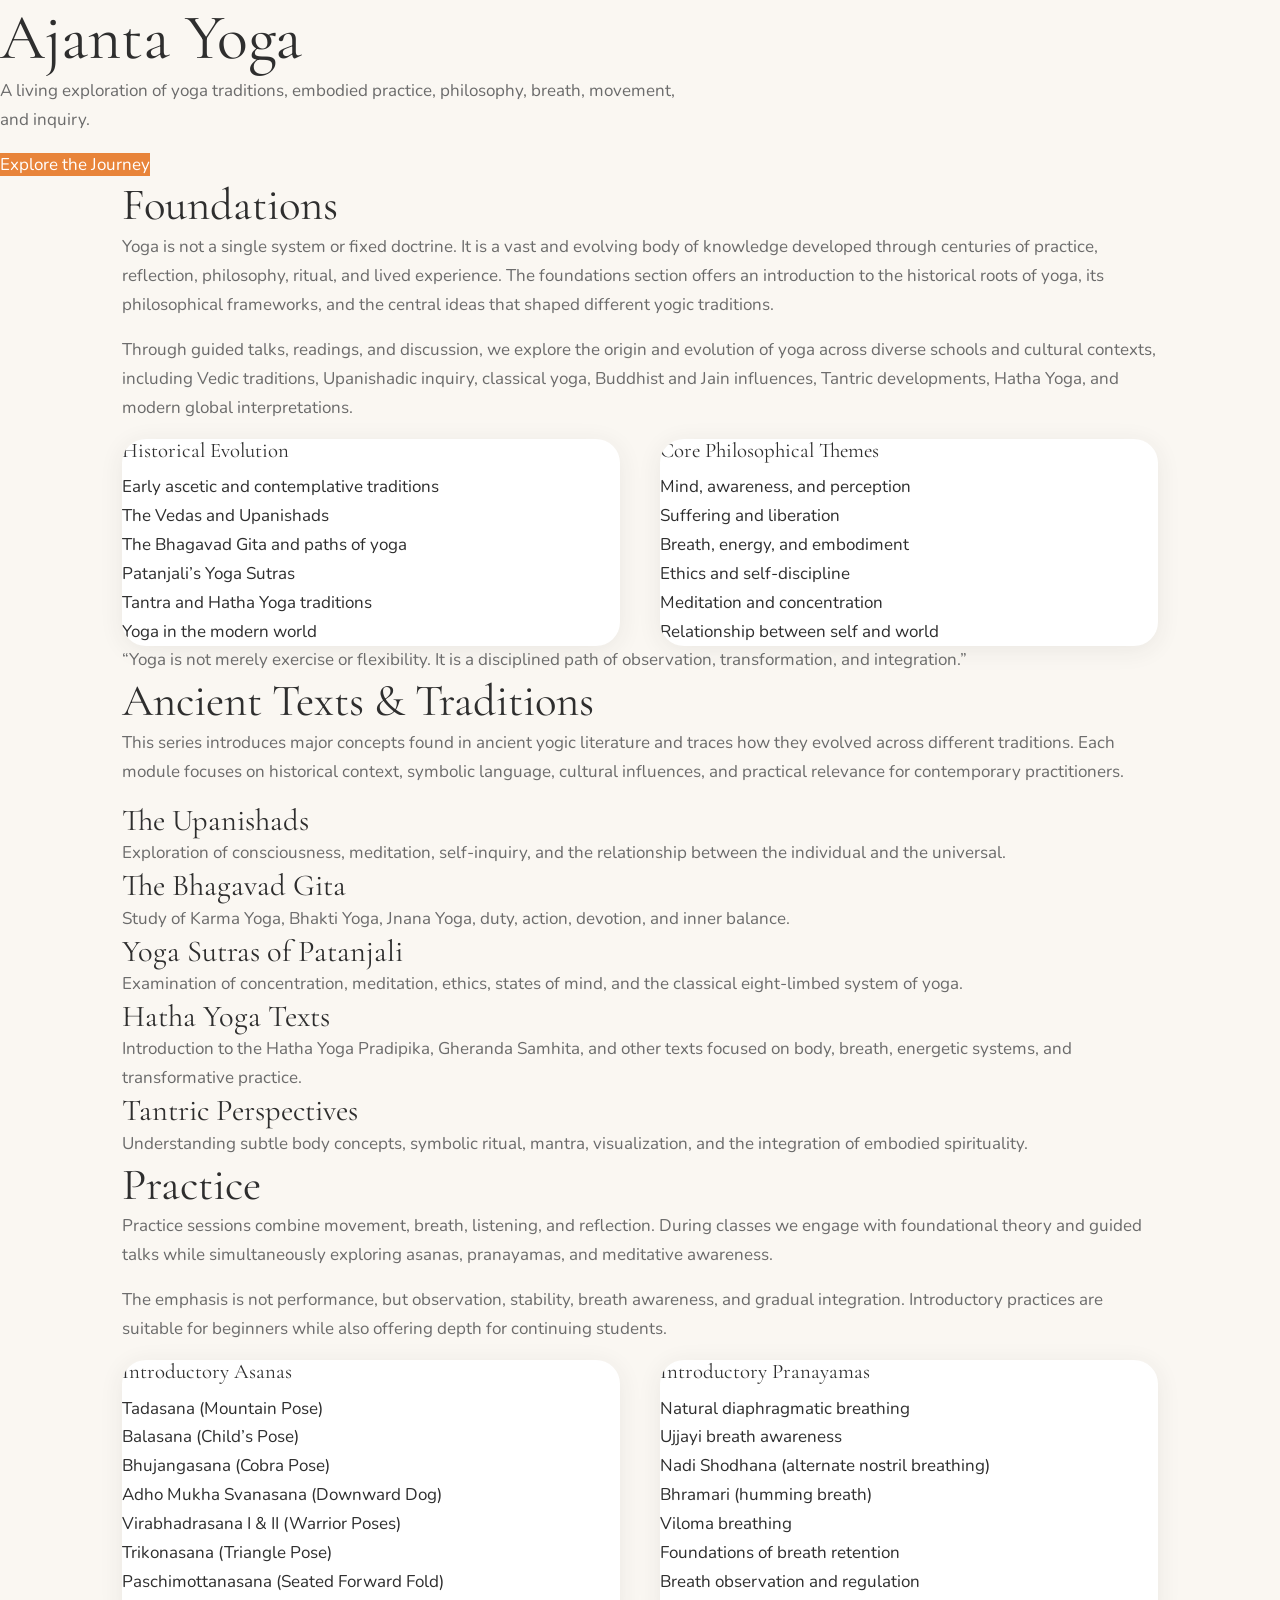
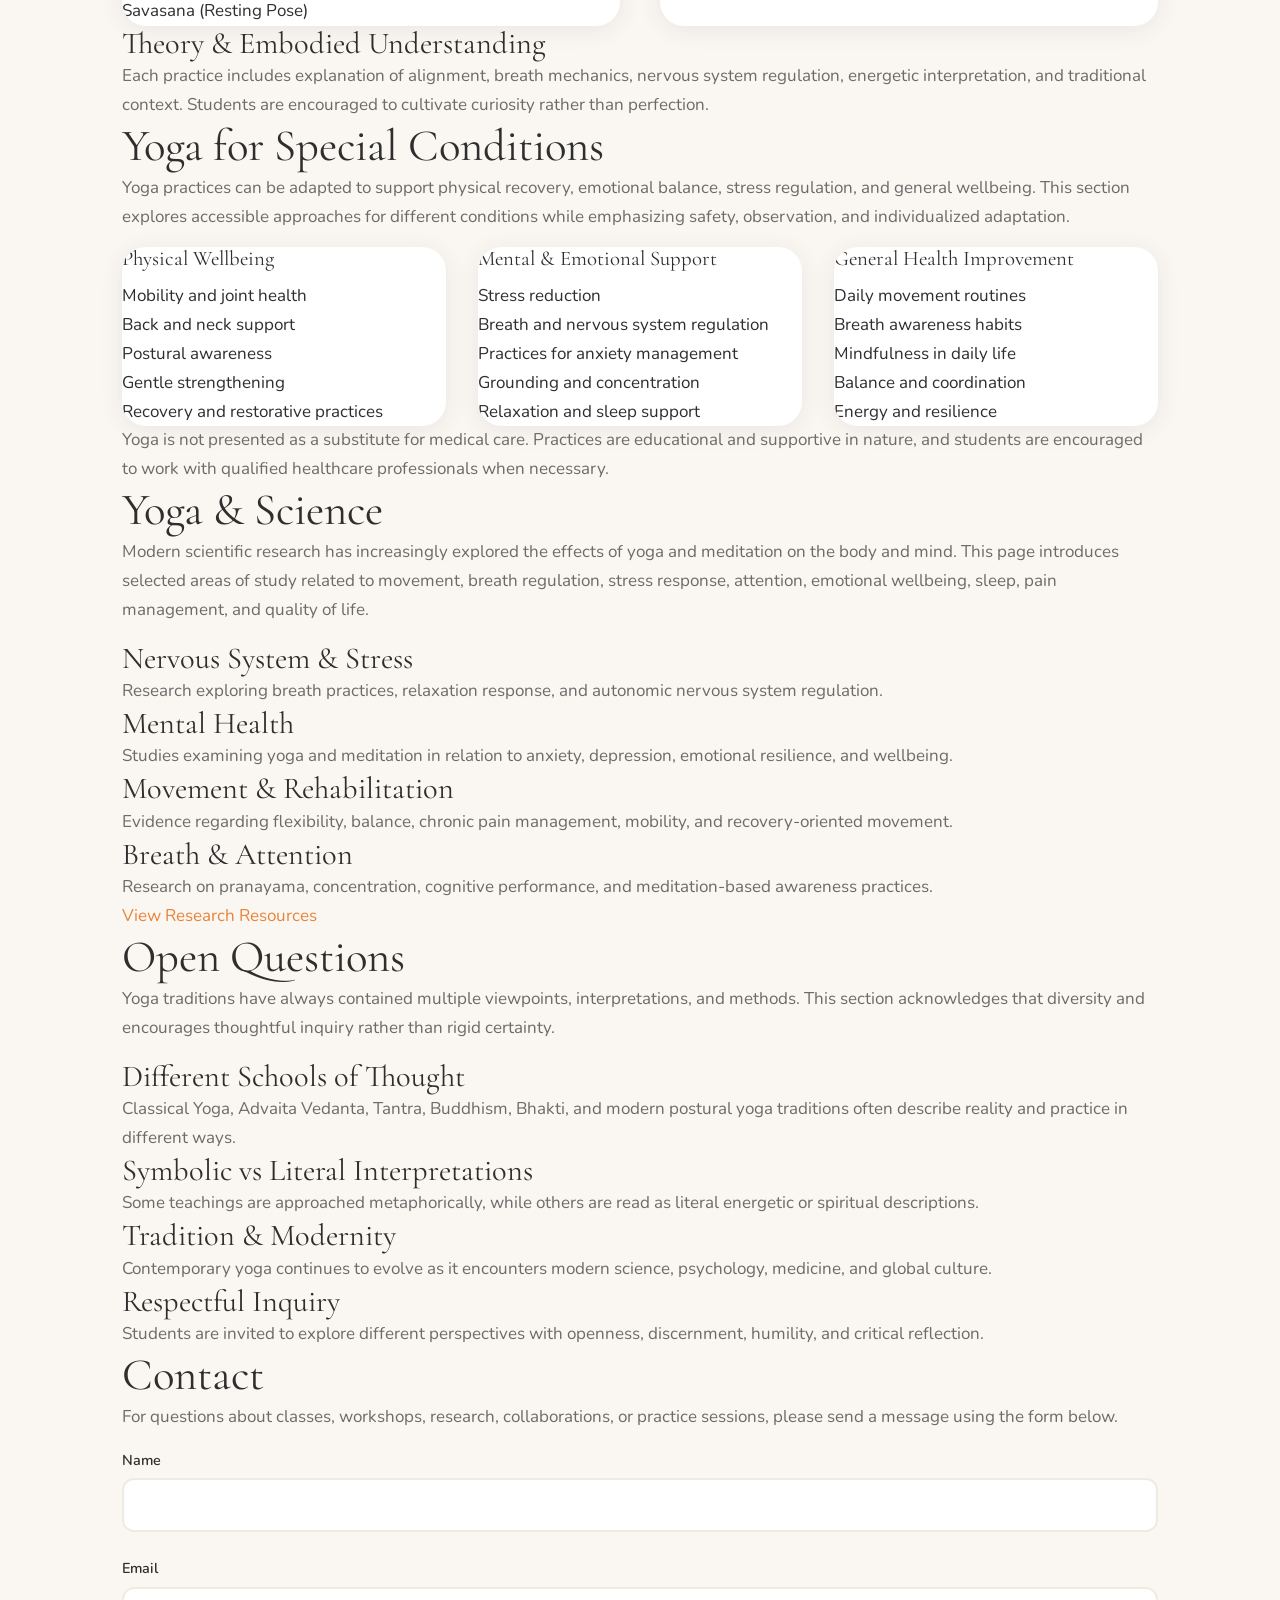
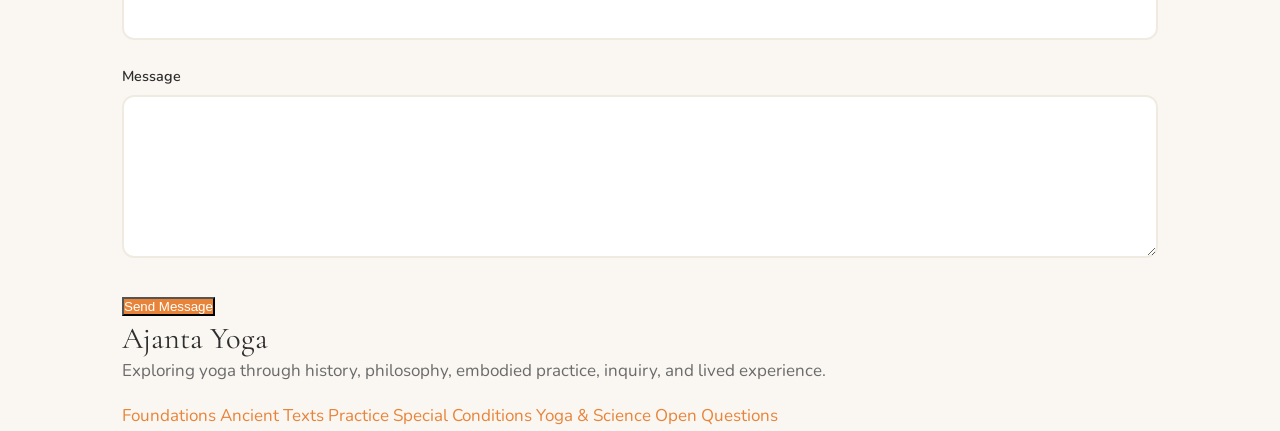
<file: index.html>
<!DOCTYPE html>
<html lang="en">
<head>
  <meta charset="UTF-8" />
  <meta name="viewport" content="width=device-width, initial-scale=1.0" />
  <title>Ajanta Yoga</title>
  <link rel="stylesheet" href="style.css" />
</head>
<body>

  <!-- HERO SECTION -->
  <header class="hero-section">
    <div class="overlay">
      <div class="hero-content">
        <h1>Ajanta Yoga</h1>
        <p>
          A living exploration of yoga traditions, embodied practice,
          philosophy, breath, movement, and inquiry.
        </p>
        <a href="#foundations" class="btn-primary">Explore the Journey</a>
      </div>
    </div>
  </header>


  <!-- FOUNDATIONS SECTION -->
  <section id="foundations" class="content-section light-bg">
    <div class="container">
      <h2>Foundations</h2>

      <p>
        Yoga is not a single system or fixed doctrine. It is a vast and evolving
        body of knowledge developed through centuries of practice, reflection,
        philosophy, ritual, and lived experience. The foundations section offers
        an introduction to the historical roots of yoga, its philosophical
        frameworks, and the central ideas that shaped different yogic
        traditions.
      </p>

      <p>
        Through guided talks, readings, and discussion, we explore the origin
        and evolution of yoga across diverse schools and cultural contexts,
        including Vedic traditions, Upanishadic inquiry, classical yoga,
        Buddhist and Jain influences, Tantric developments, Hatha Yoga, and
        modern global interpretations.
      </p>

      <div class="grid-2">
        <div class="card">
          <h3>Historical Evolution</h3>
          <ul>
            <li>Early ascetic and contemplative traditions</li>
            <li>The Vedas and Upanishads</li>
            <li>The Bhagavad Gita and paths of yoga</li>
            <li>Patanjali’s Yoga Sutras</li>
            <li>Tantra and Hatha Yoga traditions</li>
            <li>Yoga in the modern world</li>
          </ul>
        </div>

        <div class="card">
          <h3>Core Philosophical Themes</h3>
          <ul>
            <li>Mind, awareness, and perception</li>
            <li>Suffering and liberation</li>
            <li>Breath, energy, and embodiment</li>
            <li>Ethics and self-discipline</li>
            <li>Meditation and concentration</li>
            <li>Relationship between self and world</li>
          </ul>
        </div>
      </div>

      <div class="quote-box">
        <p>
          “Yoga is not merely exercise or flexibility. It is a disciplined path
          of observation, transformation, and integration.”
        </p>
      </div>
    </div>
  </section>


  <!-- ROOT TEXTS SERIES -->
  <section id="texts" class="content-section dark-bg">
    <div class="container">
      <h2>Ancient Texts & Traditions</h2>

      <p>
        This series introduces major concepts found in ancient yogic literature
        and traces how they evolved across different traditions. Each module
        focuses on historical context, symbolic language, cultural influences,
        and practical relevance for contemporary practitioners.
      </p>

      <div class="series-list">

        <div class="series-item">
          <h3>The Upanishads</h3>
          <p>
            Exploration of consciousness, meditation, self-inquiry, and the
            relationship between the individual and the universal.
          </p>
        </div>

        <div class="series-item">
          <h3>The Bhagavad Gita</h3>
          <p>
            Study of Karma Yoga, Bhakti Yoga, Jnana Yoga, duty, action,
            devotion, and inner balance.
          </p>
        </div>

        <div class="series-item">
          <h3>Yoga Sutras of Patanjali</h3>
          <p>
            Examination of concentration, meditation, ethics, states of mind,
            and the classical eight-limbed system of yoga.
          </p>
        </div>

        <div class="series-item">
          <h3>Hatha Yoga Texts</h3>
          <p>
            Introduction to the Hatha Yoga Pradipika, Gheranda Samhita, and
            other texts focused on body, breath, energetic systems, and
            transformative practice.
          </p>
        </div>

        <div class="series-item">
          <h3>Tantric Perspectives</h3>
          <p>
            Understanding subtle body concepts, symbolic ritual, mantra,
            visualization, and the integration of embodied spirituality.
          </p>
        </div>

      </div>
    </div>
  </section>


  <!-- PRACTICE SECTION -->
  <section id="practice" class="content-section light-bg">
    <div class="container">
      <h2>Practice</h2>

      <p>
        Practice sessions combine movement, breath, listening, and reflection.
        During classes we engage with foundational theory and guided talks while
        simultaneously exploring asanas, pranayamas, and meditative awareness.
      </p>

      <p>
        The emphasis is not performance, but observation, stability, breath
        awareness, and gradual integration. Introductory practices are suitable
        for beginners while also offering depth for continuing students.
      </p>

      <div class="grid-2">

        <div class="card">
          <h3>Introductory Asanas</h3>
          <ul>
            <li>Tadasana (Mountain Pose)</li>
            <li>Balasana (Child’s Pose)</li>
            <li>Bhujangasana (Cobra Pose)</li>
            <li>Adho Mukha Svanasana (Downward Dog)</li>
            <li>Virabhadrasana I & II (Warrior Poses)</li>
            <li>Trikonasana (Triangle Pose)</li>
            <li>Paschimottanasana (Seated Forward Fold)</li>
            <li>Savasana (Resting Pose)</li>
          </ul>
        </div>

        <div class="card">
          <h3>Introductory Pranayamas</h3>
          <ul>
            <li>Natural diaphragmatic breathing</li>
            <li>Ujjayi breath awareness</li>
            <li>Nadi Shodhana (alternate nostril breathing)</li>
            <li>Bhramari (humming breath)</li>
            <li>Viloma breathing</li>
            <li>Foundations of breath retention</li>
            <li>Breath observation and regulation</li>
          </ul>
        </div>

      </div>

      <div class="practice-note">
        <h3>Theory & Embodied Understanding</h3>
        <p>
          Each practice includes explanation of alignment, breath mechanics,
          nervous system regulation, energetic interpretation, and traditional
          context. Students are encouraged to cultivate curiosity rather than
          perfection.
        </p>
      </div>
    </div>
  </section>


  <!-- YOGA FOR SPECIAL CONDITIONS -->
  <section id="special-conditions" class="content-section muted-bg">
    <div class="container">
      <h2>Yoga for Special Conditions</h2>

      <p>
        Yoga practices can be adapted to support physical recovery, emotional
        balance, stress regulation, and general wellbeing. This section explores
        accessible approaches for different conditions while emphasizing safety,
        observation, and individualized adaptation.
      </p>

      <div class="grid-3">

        <div class="card">
          <h3>Physical Wellbeing</h3>
          <ul>
            <li>Mobility and joint health</li>
            <li>Back and neck support</li>
            <li>Postural awareness</li>
            <li>Gentle strengthening</li>
            <li>Recovery and restorative practices</li>
          </ul>
        </div>

        <div class="card">
          <h3>Mental & Emotional Support</h3>
          <ul>
            <li>Stress reduction</li>
            <li>Breath and nervous system regulation</li>
            <li>Practices for anxiety management</li>
            <li>Grounding and concentration</li>
            <li>Relaxation and sleep support</li>
          </ul>
        </div>

        <div class="card">
          <h3>General Health Improvement</h3>
          <ul>
            <li>Daily movement routines</li>
            <li>Breath awareness habits</li>
            <li>Mindfulness in daily life</li>
            <li>Balance and coordination</li>
            <li>Energy and resilience</li>
          </ul>
        </div>

      </div>

      <p class="small-note">
        Yoga is not presented as a substitute for medical care. Practices are
        educational and supportive in nature, and students are encouraged to
        work with qualified healthcare professionals when necessary.
      </p>
    </div>
  </section>


  <!-- YOGA & SCIENCE -->
  <section id="science" class="content-section light-bg">
    <div class="container">
      <h2>Yoga & Science</h2>

      <p>
        Modern scientific research has increasingly explored the effects of yoga
        and meditation on the body and mind. This page introduces selected areas
        of study related to movement, breath regulation, stress response,
        attention, emotional wellbeing, sleep, pain management, and quality of
        life.
      </p>

      <div class="research-grid">

        <div class="research-card">
          <h3>Nervous System & Stress</h3>
          <p>
            Research exploring breath practices, relaxation response, and
            autonomic nervous system regulation.
          </p>
        </div>

        <div class="research-card">
          <h3>Mental Health</h3>
          <p>
            Studies examining yoga and meditation in relation to anxiety,
            depression, emotional resilience, and wellbeing.
          </p>
        </div>

        <div class="research-card">
          <h3>Movement & Rehabilitation</h3>
          <p>
            Evidence regarding flexibility, balance, chronic pain management,
            mobility, and recovery-oriented movement.
          </p>
        </div>

        <div class="research-card">
          <h3>Breath & Attention</h3>
          <p>
            Research on pranayama, concentration, cognitive performance, and
            meditation-based awareness practices.
          </p>
        </div>

      </div>

      <a href="#" class="btn-secondary">View Research Resources</a>
    </div>
  </section>


  <!-- OPEN QUESTIONS -->
  <section id="open-questions" class="content-section dark-bg">
    <div class="container">
      <h2>Open Questions</h2>

      <p>
        Yoga traditions have always contained multiple viewpoints,
        interpretations, and methods. This section acknowledges that diversity
        and encourages thoughtful inquiry rather than rigid certainty.
      </p>

      <div class="accordion-list">

        <div class="accordion-item">
          <h3>Different Schools of Thought</h3>
          <p>
            Classical Yoga, Advaita Vedanta, Tantra, Buddhism, Bhakti, and
            modern postural yoga traditions often describe reality and practice
            in different ways.
          </p>
        </div>

        <div class="accordion-item">
          <h3>Symbolic vs Literal Interpretations</h3>
          <p>
            Some teachings are approached metaphorically, while others are read
            as literal energetic or spiritual descriptions.
          </p>
        </div>

        <div class="accordion-item">
          <h3>Tradition & Modernity</h3>
          <p>
            Contemporary yoga continues to evolve as it encounters modern
            science, psychology, medicine, and global culture.
          </p>
        </div>

        <div class="accordion-item">
          <h3>Respectful Inquiry</h3>
          <p>
            Students are invited to explore different perspectives with
            openness, discernment, humility, and critical reflection.
          </p>
        </div>

      </div>
    </div>
  </section>


  <!-- FOOTER -->
  <!-- CONTACT SECTION -->
  <section id="contact" class="content-section contact-section">
    <div class="container">
      <h2>Contact</h2>
      <p>
        For questions about classes, workshops, research, collaborations, or
        practice sessions, please send a message using the form below.
      </p>

      <form
        action="https://formspree.io/f/xykovpvd"
        method="POST"
        class="contact-form"
      >
        <div class="form-group">
          <label for="name">Name</label>
          <input type="text" id="name" name="name" required />
        </div>

        <div class="form-group">
          <label for="email">Email</label>
          <input type="email" id="email" name="email" required />
        </div>

        <div class="form-group">
          <label for="message">Message</label>
          <textarea id="message" name="message" rows="6" required></textarea>
        </div>

        <button type="submit" class="btn-primary">Send Message</button>
      </form>
    </div>
  </section>


  <footer class="site-footer">
    <div class="container">
      <h3>Ajanta Yoga</h3>
      <p>
        Exploring yoga through history, philosophy, embodied practice,
        inquiry, and lived experience.
      </p>

      <div class="footer-links">
        <a href="#foundations">Foundations</a>
        <a href="#texts">Ancient Texts</a>
        <a href="#practice">Practice</a>
        <a href="#special-conditions">Special Conditions</a>
        <a href="#science">Yoga & Science</a>
        <a href="#open-questions">Open Questions</a>
      </div>
    </div>
  </footer>

</body>
</html>
</file>
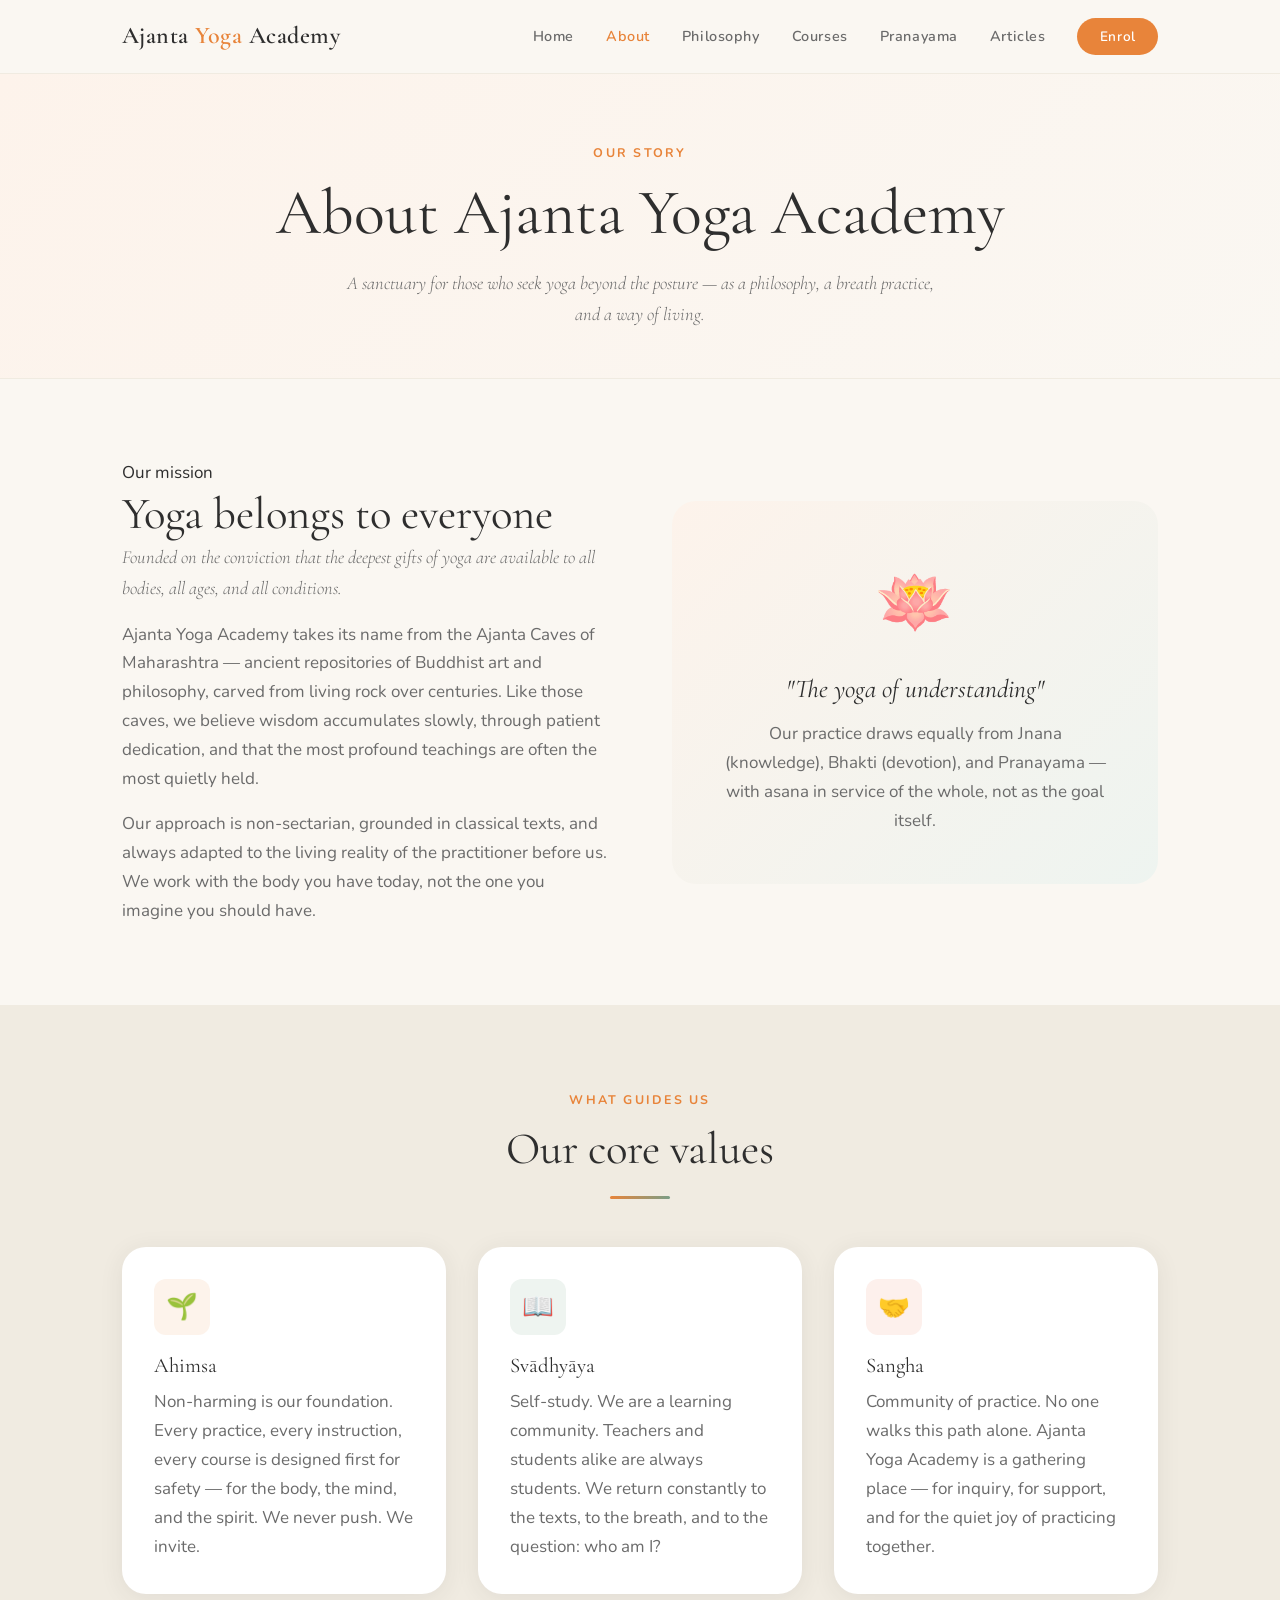
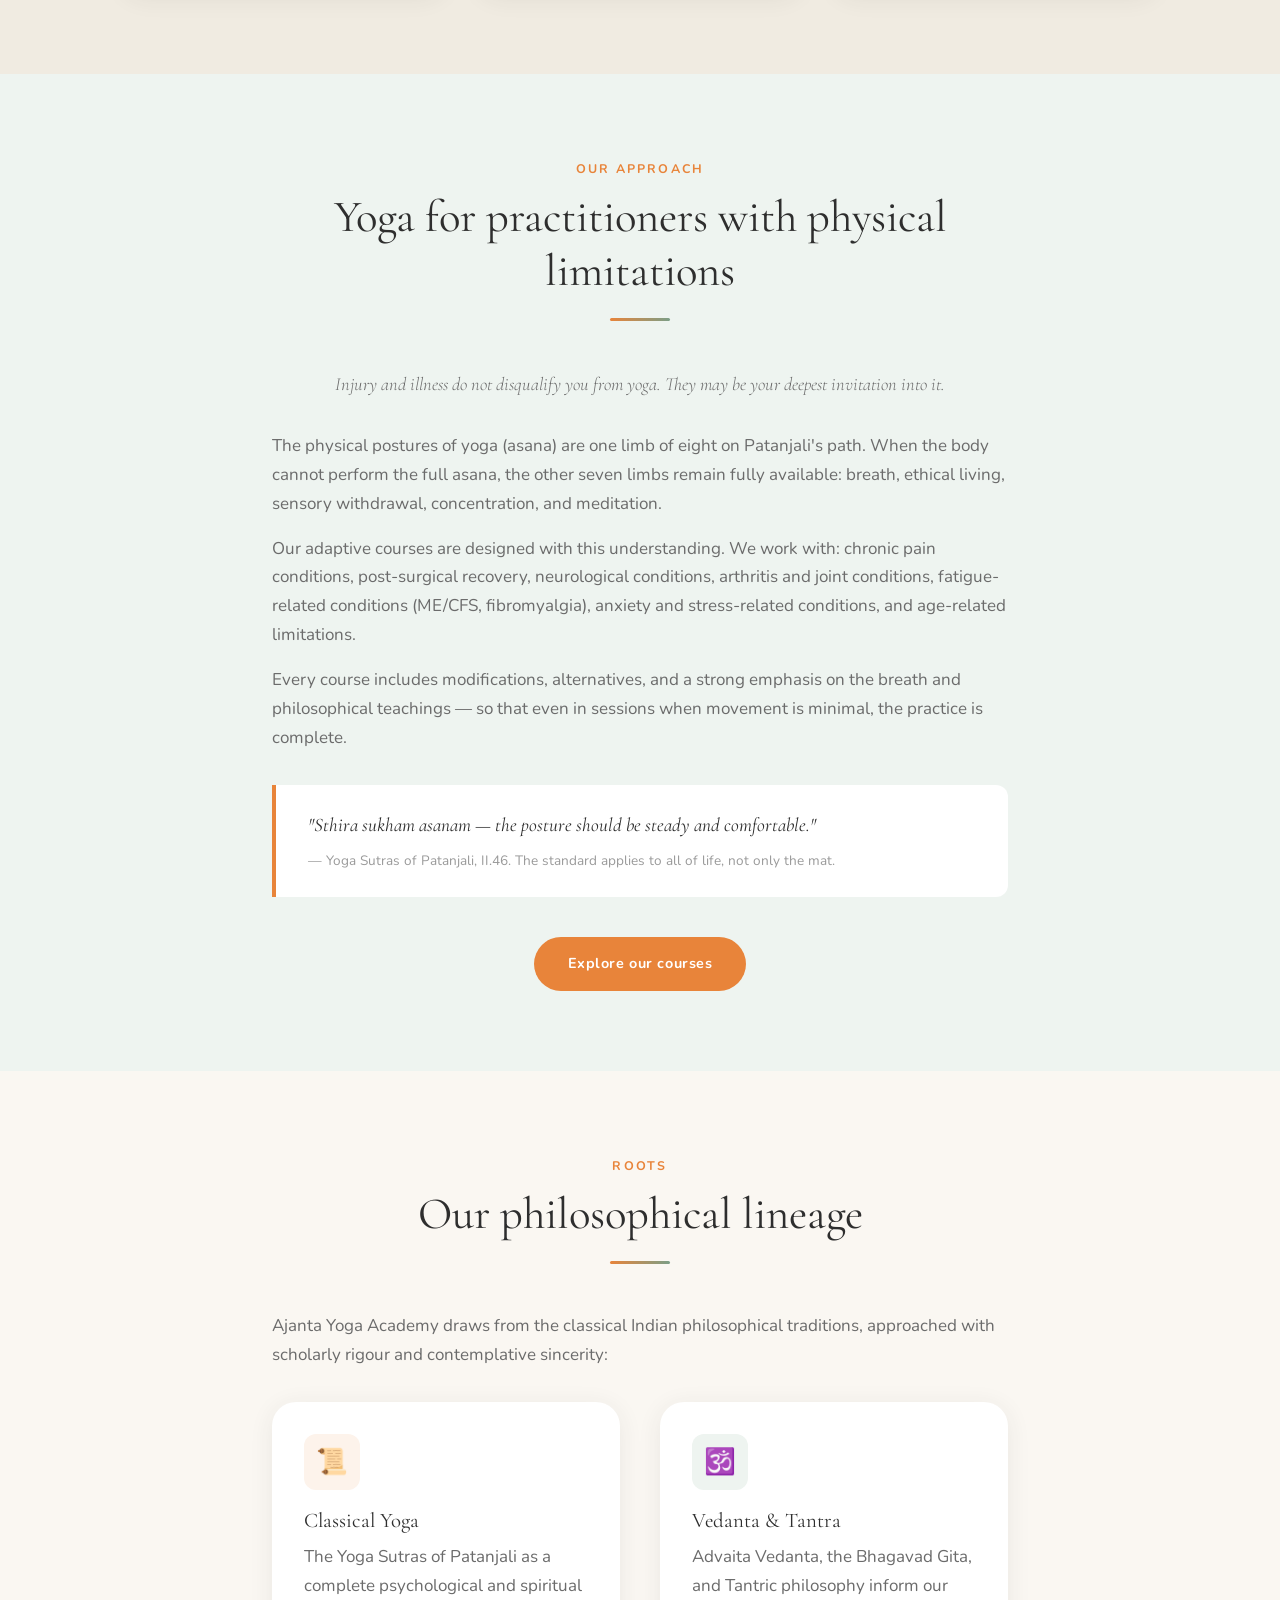
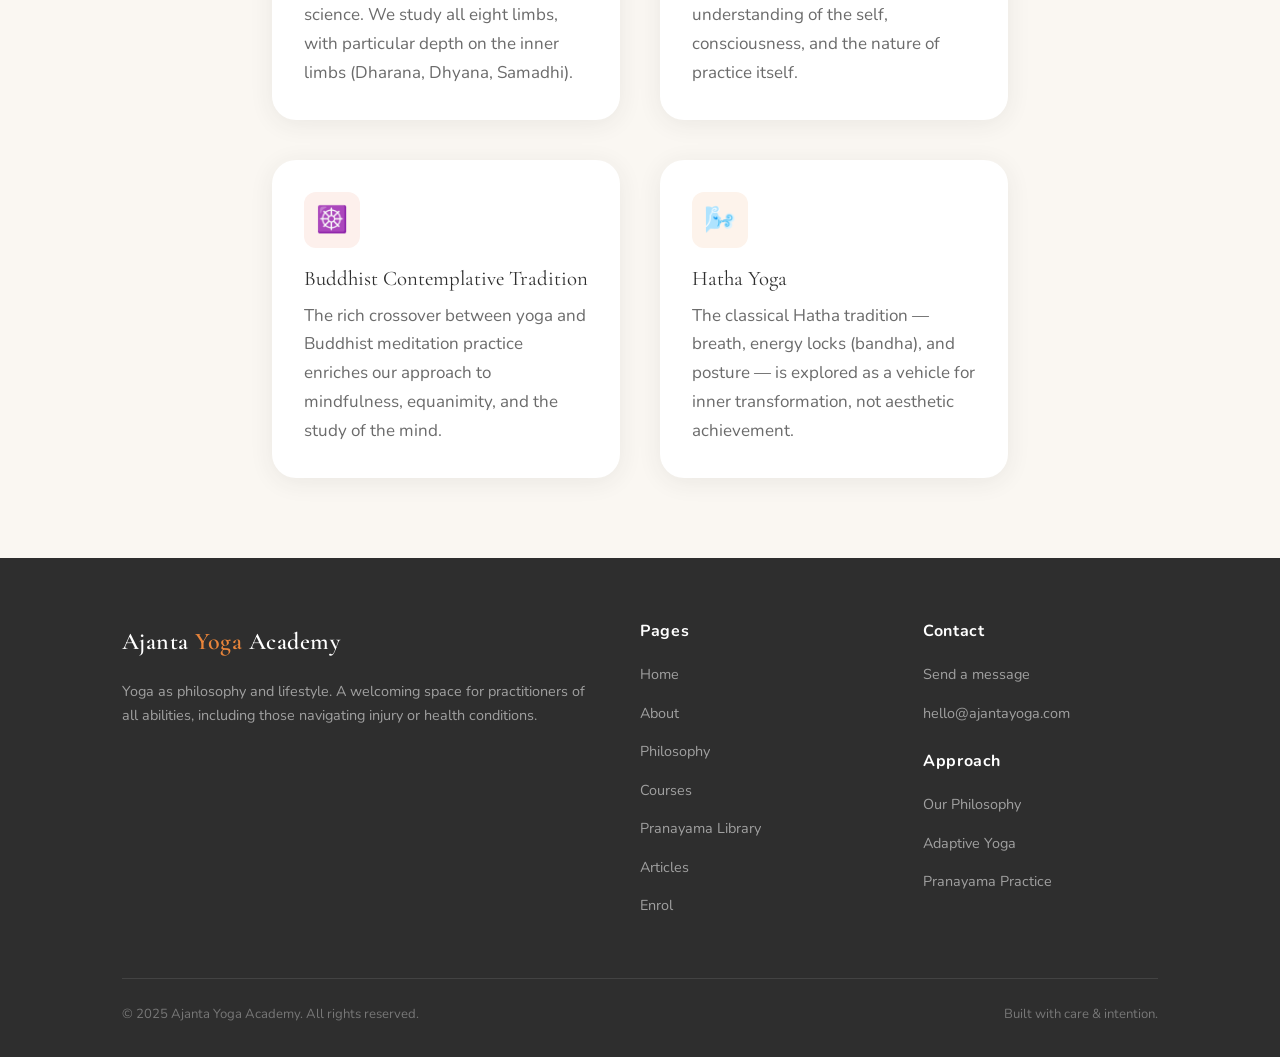
<file: about.html>
<!DOCTYPE html>
<html lang="en">
<head>
  <meta charset="UTF-8">
  <meta name="viewport" content="width=device-width, initial-scale=1.0">
  <title>About — Ajanta Yoga Academy</title>
  <meta name="description" content="About Ajanta Yoga Academy — our story, mission, and the philosophy behind our approach to yoga as lifestyle.">
  <link rel="stylesheet" href="style.css">
  <link rel="icon" href="data:image/svg+xml,<svg xmlns='http://www.w3.org/2000/svg' viewBox='0 0 100 100'><text y='.9em' font-size='90'>🪷</text></svg>">
</head>
<body>
<div id="nav-placeholder"></div>

<div class="page-hero">
  <span class="eyebrow">Our story</span>
  <h1>About Ajanta Yoga Academy</h1>
  <p class="lead">A sanctuary for those who seek yoga beyond the posture — as a philosophy, a breath practice, and a way of living.</p>
</div>

<!-- MISSION -->
<section class="section">
  <div class="container">
    <div class="grid-2" style="align-items:center; gap:4rem">
      <div>
        <span class="eyebrow">Our mission</span>
        <h2>Yoga belongs to everyone</h2>
        <p class="lead">Founded on the conviction that the deepest gifts of yoga are available to all bodies, all ages, and all conditions.</p>
        <p>Ajanta Yoga Academy takes its name from the Ajanta Caves of Maharashtra — ancient repositories of Buddhist art and philosophy, carved from living rock over centuries. Like those caves, we believe wisdom accumulates slowly, through patient dedication, and that the most profound teachings are often the most quietly held.</p>
        <p>Our approach is non-sectarian, grounded in classical texts, and always adapted to the living reality of the practitioner before us. We work with the body you have today, not the one you imagine you should have.</p>
      </div>
      <div style="background: linear-gradient(135deg, var(--saffron-pale), var(--sage-pale)); border-radius: var(--radius-lg); padding: 3rem; text-align:center">
        <div style="font-size: 4rem; margin-bottom: 1rem">🪷</div>
        <h3 style="font-style:italic; font-size:1.6rem; margin-bottom:1rem">"The yoga of understanding"</h3>
        <p style="color:var(--mid)">Our practice draws equally from Jnana (knowledge), Bhakti (devotion), and Pranayama — with asana in service of the whole, not as the goal itself.</p>
      </div>
    </div>
  </div>
</section>

<!-- VALUES -->
<section class="section section--alt">
  <div class="container">
    <div class="section-header">
      <span class="eyebrow">What guides us</span>
      <h2>Our core values</h2>
      <div class="divider"></div>
    </div>
    <div class="grid-3">
      <div class="card"><div class="card-body">
        <div class="card-icon">🌱</div>
        <h3>Ahimsa</h3>
        <p>Non-harming is our foundation. Every practice, every instruction, every course is designed first for safety — for the body, the mind, and the spirit. We never push. We invite.</p>
      </div></div>
      <div class="card"><div class="card-body">
        <div class="card-icon sage">📖</div>
        <h3>Svādhyāya</h3>
        <p>Self-study. We are a learning community. Teachers and students alike are always students. We return constantly to the texts, to the breath, and to the question: who am I?</p>
      </div></div>
      <div class="card"><div class="card-body">
        <div class="card-icon" style="background:#fdf0ec">🤝</div>
        <h3>Sangha</h3>
        <p>Community of practice. No one walks this path alone. Ajanta Yoga Academy is a gathering place — for inquiry, for support, and for the quiet joy of practicing together.</p>
      </div></div>
    </div>
  </div>
</section>

<!-- APPROACH TO ADAPTIVE -->
<section class="section section--sage">
  <div class="container" style="max-width:800px">
    <div class="section-header">
      <span class="eyebrow">Our approach</span>
      <h2>Yoga for practitioners with physical limitations</h2>
      <div class="divider"></div>
    </div>
    <p class="lead text-center" style="margin-bottom:2rem">Injury and illness do not disqualify you from yoga. They may be your deepest invitation into it.</p>
    <p>The physical postures of yoga (asana) are one limb of eight on Patanjali's path. When the body cannot perform the full asana, the other seven limbs remain fully available: breath, ethical living, sensory withdrawal, concentration, and meditation.</p>
    <p>Our adaptive courses are designed with this understanding. We work with: chronic pain conditions, post-surgical recovery, neurological conditions, arthritis and joint conditions, fatigue-related conditions (ME/CFS, fibromyalgia), anxiety and stress-related conditions, and age-related limitations.</p>
    <p>Every course includes modifications, alternatives, and a strong emphasis on the breath and philosophical teachings — so that even in sessions when movement is minimal, the practice is complete.</p>
    <div class="quote-block" style="margin-top:2rem">
      <p>"Sthira sukham asanam — the posture should be steady and comfortable."</p>
      <cite>— Yoga Sutras of Patanjali, II.46. The standard applies to all of life, not only the mat.</cite>
    </div>
    <div class="text-center" style="margin-top:2.5rem">
      <a href="courses.html" class="btn btn-primary">Explore our courses</a>
    </div>
  </div>
</section>

<!-- LINEAGE -->
<section class="section">
  <div class="container" style="max-width:800px">
    <div class="section-header">
      <span class="eyebrow">Roots</span>
      <h2>Our philosophical lineage</h2>
      <div class="divider"></div>
    </div>
    <p>Ajanta Yoga Academy draws from the classical Indian philosophical traditions, approached with scholarly rigour and contemplative sincerity:</p>
    <div class="grid-2" style="margin-top:2rem">
      <div class="card"><div class="card-body">
        <div class="card-icon">📜</div>
        <h3>Classical Yoga</h3>
        <p>The Yoga Sutras of Patanjali as a complete psychological and spiritual science. We study all eight limbs, with particular depth on the inner limbs (Dharana, Dhyana, Samadhi).</p>
      </div></div>
      <div class="card"><div class="card-body">
        <div class="card-icon sage">🕉️</div>
        <h3>Vedanta & Tantra</h3>
        <p>Advaita Vedanta, the Bhagavad Gita, and Tantric philosophy inform our understanding of the self, consciousness, and the nature of practice itself.</p>
      </div></div>
      <div class="card"><div class="card-body">
        <div class="card-icon" style="background:#fdf0ec">☸️</div>
        <h3>Buddhist Contemplative Tradition</h3>
        <p>The rich crossover between yoga and Buddhist meditation practice enriches our approach to mindfulness, equanimity, and the study of the mind.</p>
      </div></div>
      <div class="card"><div class="card-body">
        <div class="card-icon">🌬️</div>
        <h3>Hatha Yoga</h3>
        <p>The classical Hatha tradition — breath, energy locks (bandha), and posture — is explored as a vehicle for inner transformation, not aesthetic achievement.</p>
      </div></div>
    </div>
  </div>
</section>

<div id="footer-placeholder"></div>
<script src="nav.js"></script>
</body>
</html>
</file>
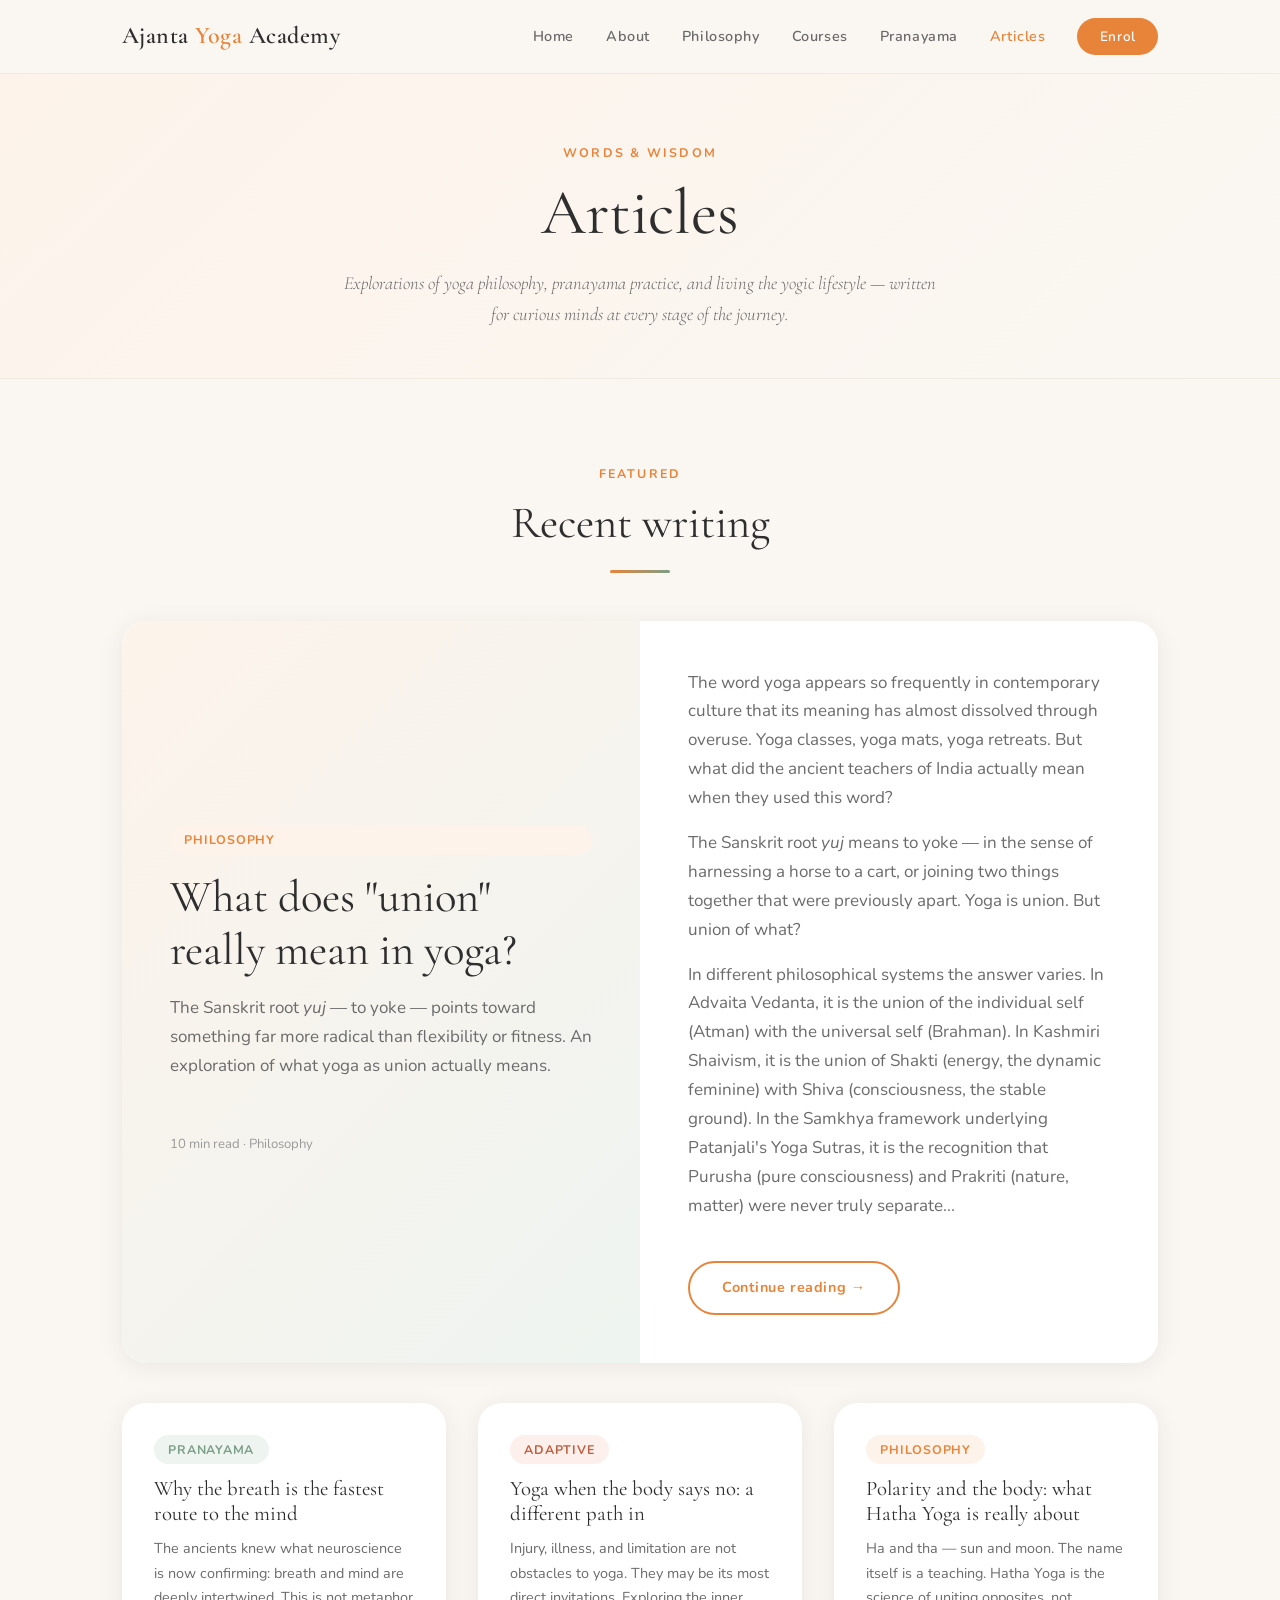
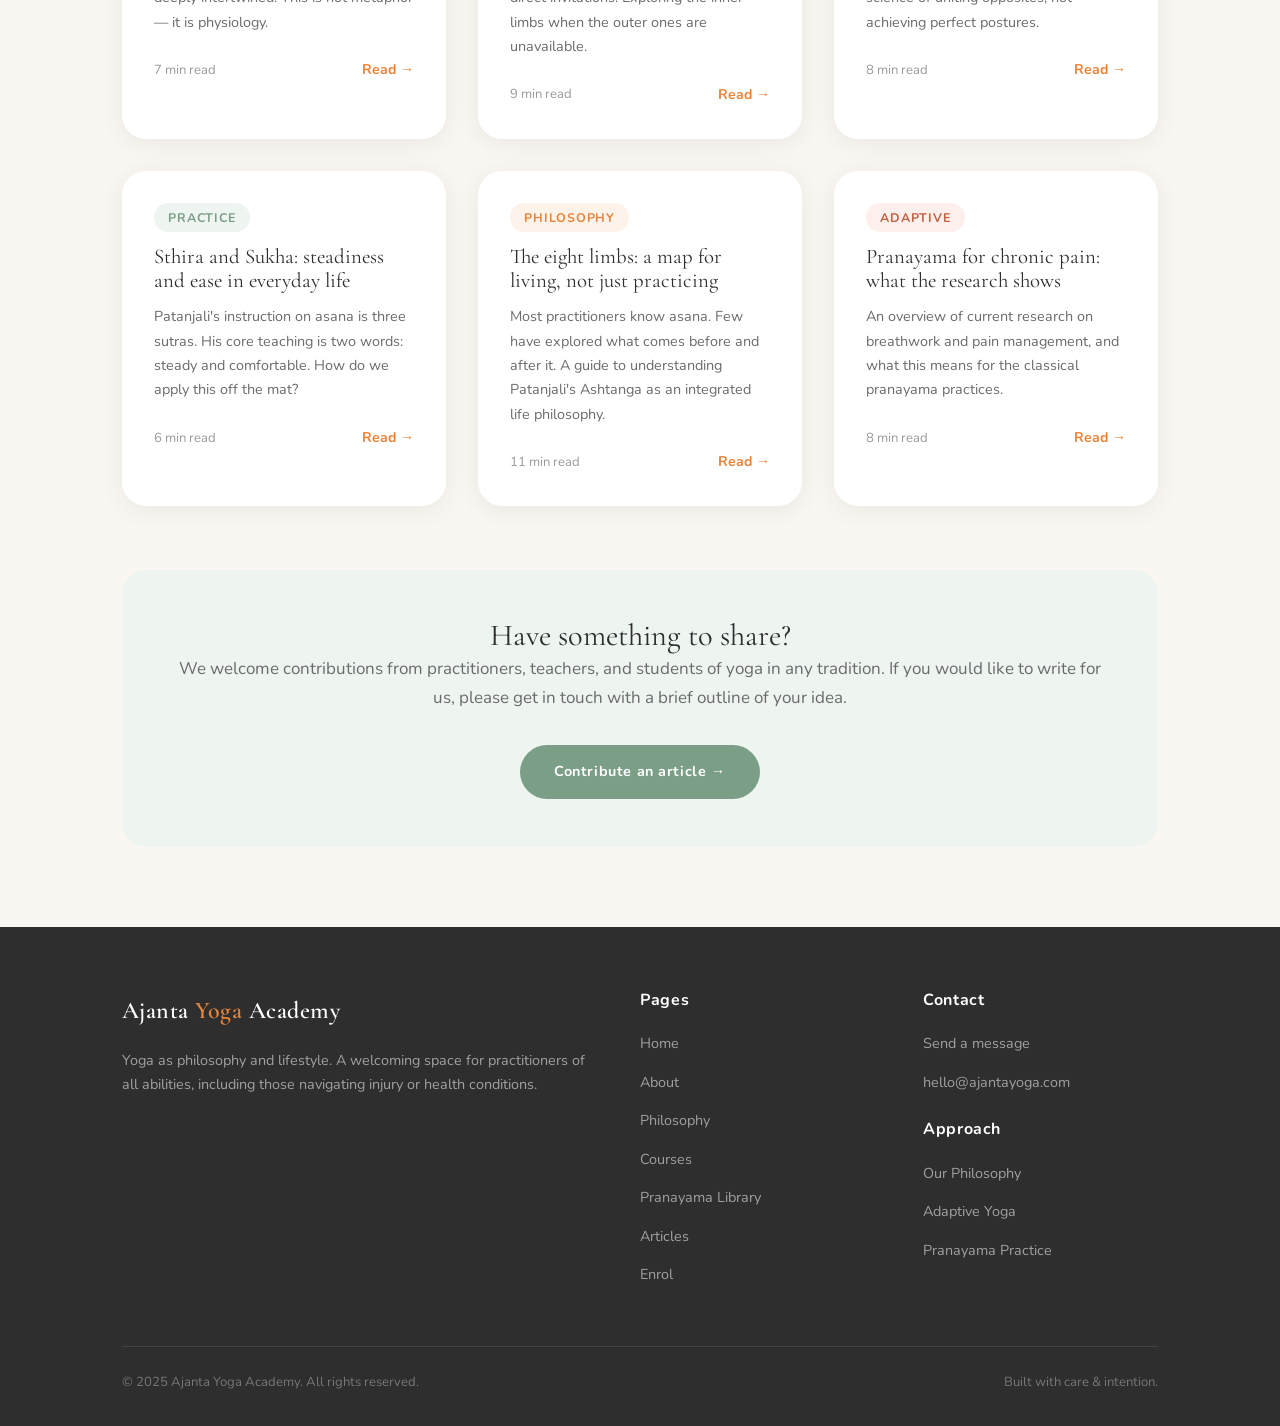
<file: blog.html>
<!DOCTYPE html>
<html lang="en">
<head>
  <meta charset="UTF-8">
  <meta name="viewport" content="width=device-width, initial-scale=1.0">
  <title>Articles — Ajanta Yoga Academy</title>
  <meta name="description" content="Articles on yoga philosophy, pranayama, and adaptive practice from Ajanta Yoga Academy.">
  <link rel="stylesheet" href="style.css">
  <link rel="icon" href="data:image/svg+xml,<svg xmlns='http://www.w3.org/2000/svg' viewBox='0 0 100 100'><text y='.9em' font-size='90'>🪷</text></svg>">
</head>
<body>
<div id="nav-placeholder"></div>

<div class="page-hero">
  <span class="eyebrow">Words & wisdom</span>
  <h1>Articles</h1>
  <p class="lead">Explorations of yoga philosophy, pranayama practice, and living the yogic lifestyle — written for curious minds at every stage of the journey.</p>
</div>

<section class="section">
  <div class="container">

    <!-- FEATURED -->
    <div class="section-header">
      <span class="eyebrow">Featured</span>
      <h2>Recent writing</h2>
      <div class="divider"></div>
    </div>

    <!-- Article 1 — Featured large -->
    <div class="card" style="margin-bottom:2.5rem">
      <div style="display:grid;grid-template-columns:1fr 1fr;gap:0">
        <div style="background:linear-gradient(135deg,var(--saffron-pale),var(--sage-pale));padding:3rem;display:flex;flex-direction:column;justify-content:center;border-radius:var(--radius-lg) 0 0 var(--radius-lg)">
          <span class="tag" style="margin-bottom:1rem">Philosophy</span>
          <h2 style="margin-bottom:1rem">What does "union" really mean in yoga?</h2>
          <p style="color:var(--mid)">The Sanskrit root <em>yuj</em> — to yoke — points toward something far more radical than flexibility or fitness. An exploration of what yoga as union actually means.</p>
          <div style="margin-top:2rem">
            <span style="font-size:0.82rem;color:var(--light-text)">10 min read · Philosophy</span>
          </div>
        </div>
        <div class="card-body" style="padding:3rem">
          <p>The word yoga appears so frequently in contemporary culture that its meaning has almost dissolved through overuse. Yoga classes, yoga mats, yoga retreats. But what did the ancient teachers of India actually mean when they used this word?</p>
          <p>The Sanskrit root <em>yuj</em> means to yoke — in the sense of harnessing a horse to a cart, or joining two things together that were previously apart. Yoga is union. But union of what?</p>
          <p>In different philosophical systems the answer varies. In Advaita Vedanta, it is the union of the individual self (Atman) with the universal self (Brahman). In Kashmiri Shaivism, it is the union of Shakti (energy, the dynamic feminine) with Shiva (consciousness, the stable ground). In the Samkhya framework underlying Patanjali's Yoga Sutras, it is the recognition that Purusha (pure consciousness) and Prakriti (nature, matter) were never truly separate...</p>
          <a href="#" class="btn btn-outline" style="margin-top:1.5rem">Continue reading →</a>
        </div>
      </div>
    </div>

    <!-- GRID OF ARTICLES -->
    <div class="grid-3">

      <div class="card">
        <div class="card-body">
          <span class="tag sage">Pranayama</span>
          <h3 style="margin-top:0.8rem;margin-bottom:0.6rem">Why the breath is the fastest route to the mind</h3>
          <p style="font-size:0.9rem">The ancients knew what neuroscience is now confirming: breath and mind are deeply intertwined. This is not metaphor — it is physiology.</p>
          <div style="display:flex;justify-content:space-between;align-items:center;margin-top:1.5rem">
            <span style="font-size:0.82rem;color:var(--light-text)">7 min read</span>
            <a href="#" style="font-size:0.88rem;font-weight:700">Read →</a>
          </div>
        </div>
      </div>

      <div class="card">
        <div class="card-body">
          <span class="tag terra">Adaptive</span>
          <h3 style="margin-top:0.8rem;margin-bottom:0.6rem">Yoga when the body says no: a different path in</h3>
          <p style="font-size:0.9rem">Injury, illness, and limitation are not obstacles to yoga. They may be its most direct invitations. Exploring the inner limbs when the outer ones are unavailable.</p>
          <div style="display:flex;justify-content:space-between;align-items:center;margin-top:1.5rem">
            <span style="font-size:0.82rem;color:var(--light-text)">9 min read</span>
            <a href="#" style="font-size:0.88rem;font-weight:700">Read →</a>
          </div>
        </div>
      </div>

      <div class="card">
        <div class="card-body">
          <span class="tag">Philosophy</span>
          <h3 style="margin-top:0.8rem;margin-bottom:0.6rem">Polarity and the body: what Hatha Yoga is really about</h3>
          <p style="font-size:0.9rem">Ha and tha — sun and moon. The name itself is a teaching. Hatha Yoga is the science of uniting opposites, not achieving perfect postures.</p>
          <div style="display:flex;justify-content:space-between;align-items:center;margin-top:1.5rem">
            <span style="font-size:0.82rem;color:var(--light-text)">8 min read</span>
            <a href="#" style="font-size:0.88rem;font-weight:700">Read →</a>
          </div>
        </div>
      </div>

      <div class="card">
        <div class="card-body">
          <span class="tag sage">Practice</span>
          <h3 style="margin-top:0.8rem;margin-bottom:0.6rem">Sthira and Sukha: steadiness and ease in everyday life</h3>
          <p style="font-size:0.9rem">Patanjali's instruction on asana is three sutras. His core teaching is two words: steady and comfortable. How do we apply this off the mat?</p>
          <div style="display:flex;justify-content:space-between;align-items:center;margin-top:1.5rem">
            <span style="font-size:0.82rem;color:var(--light-text)">6 min read</span>
            <a href="#" style="font-size:0.88rem;font-weight:700">Read →</a>
          </div>
        </div>
      </div>

      <div class="card">
        <div class="card-body">
          <span class="tag">Philosophy</span>
          <h3 style="margin-top:0.8rem;margin-bottom:0.6rem">The eight limbs: a map for living, not just practicing</h3>
          <p style="font-size:0.9rem">Most practitioners know asana. Few have explored what comes before and after it. A guide to understanding Patanjali's Ashtanga as an integrated life philosophy.</p>
          <div style="display:flex;justify-content:space-between;align-items:center;margin-top:1.5rem">
            <span style="font-size:0.82rem;color:var(--light-text)">11 min read</span>
            <a href="#" style="font-size:0.88rem;font-weight:700">Read →</a>
          </div>
        </div>
      </div>

      <div class="card">
        <div class="card-body">
          <span class="tag terra">Adaptive</span>
          <h3 style="margin-top:0.8rem;margin-bottom:0.6rem">Pranayama for chronic pain: what the research shows</h3>
          <p style="font-size:0.9rem">An overview of current research on breathwork and pain management, and what this means for the classical pranayama practices.</p>
          <div style="display:flex;justify-content:space-between;align-items:center;margin-top:1.5rem">
            <span style="font-size:0.82rem;color:var(--light-text)">8 min read</span>
            <a href="#" style="font-size:0.88rem;font-weight:700">Read →</a>
          </div>
        </div>
      </div>

    </div>

    <!-- Write for us / contribute -->
    <div style="margin-top:4rem; background:var(--sage-pale); border-radius:var(--radius-lg); padding:3rem; text-align:center">
      <h3>Have something to share?</h3>
      <p>We welcome contributions from practitioners, teachers, and students of yoga in any tradition. If you would like to write for us, please get in touch with a brief outline of your idea.</p>
      <a href="contact.html" class="btn btn-sage" style="margin-top:1rem">Contribute an article →</a>
    </div>

  </div>
</section>

<div id="footer-placeholder"></div>
<script src="nav.js"></script>
<style>
@media(max-width:768px){
  .card > div[style*="grid-template-columns"]{grid-template-columns:1fr!important}
  .card > div > div:first-child{border-radius:var(--radius-lg) var(--radius-lg) 0 0!important}
}
</style>
</body>
</html>
</file>
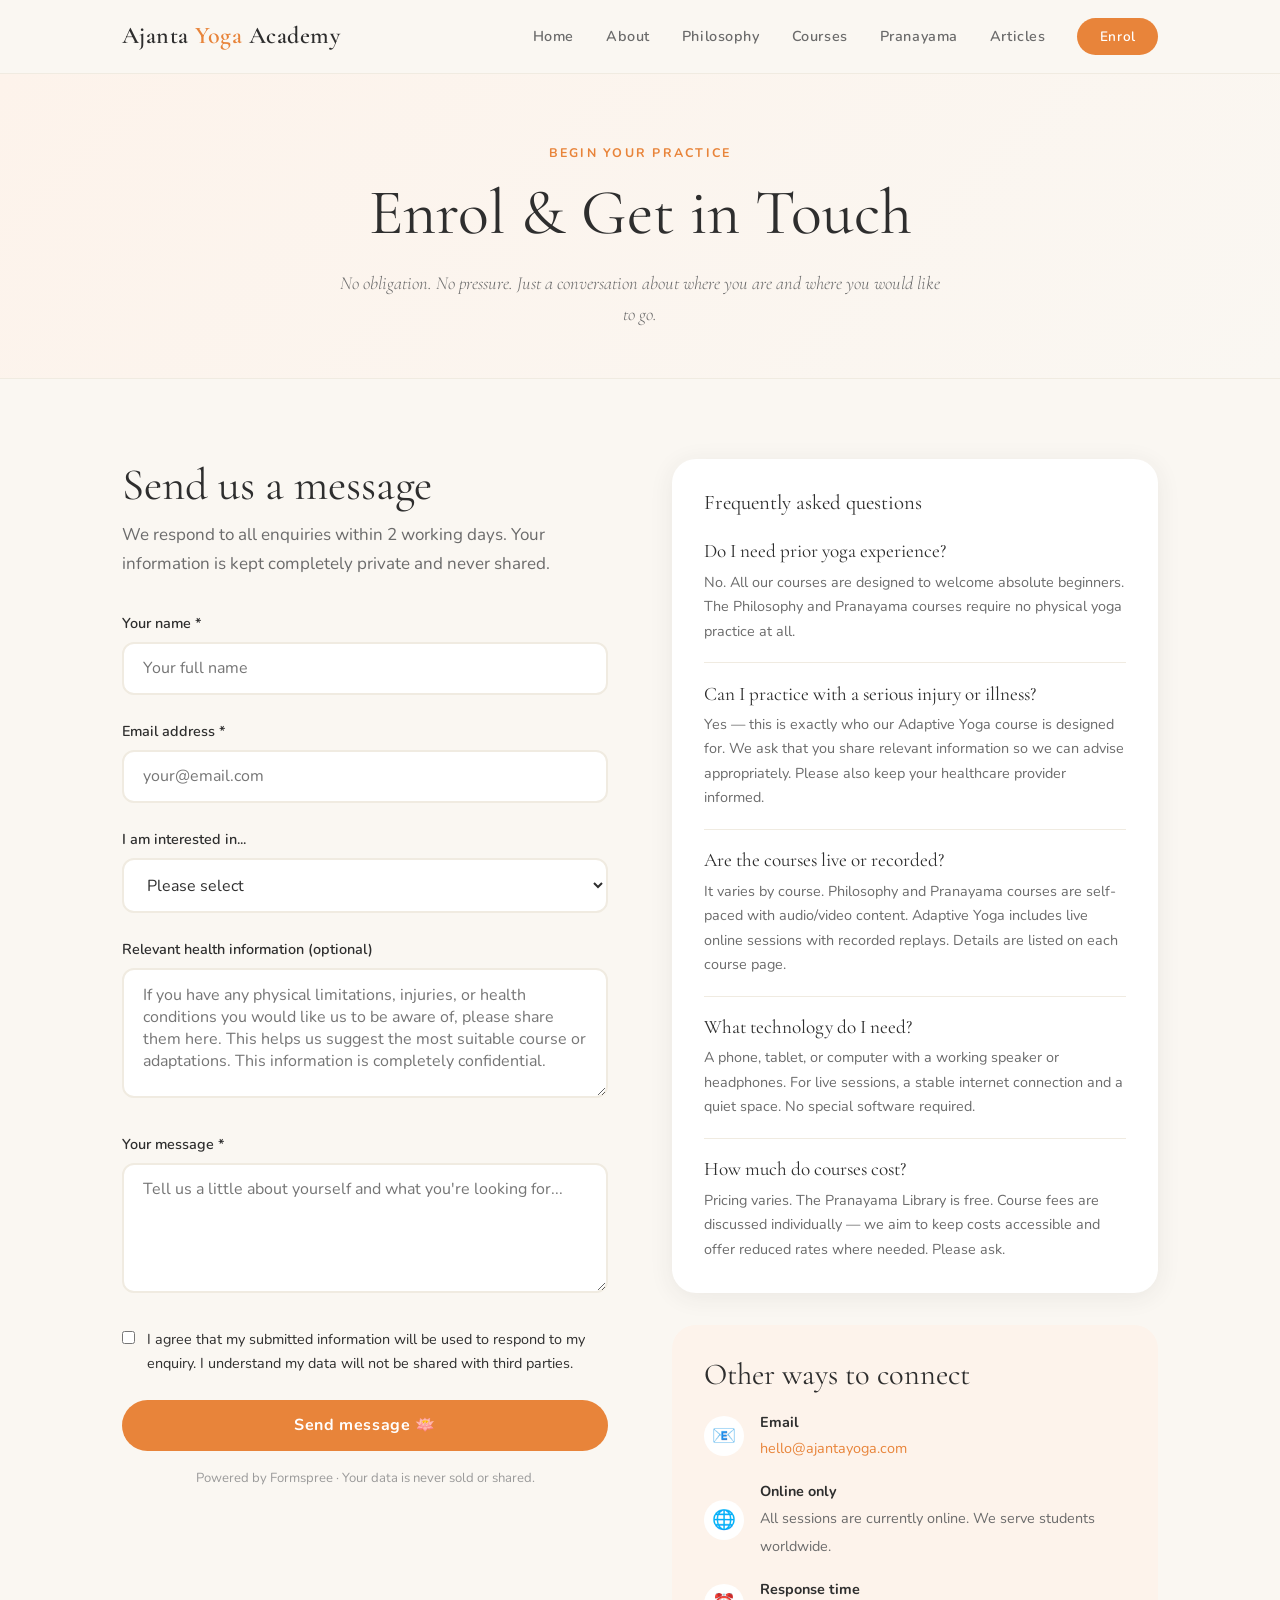
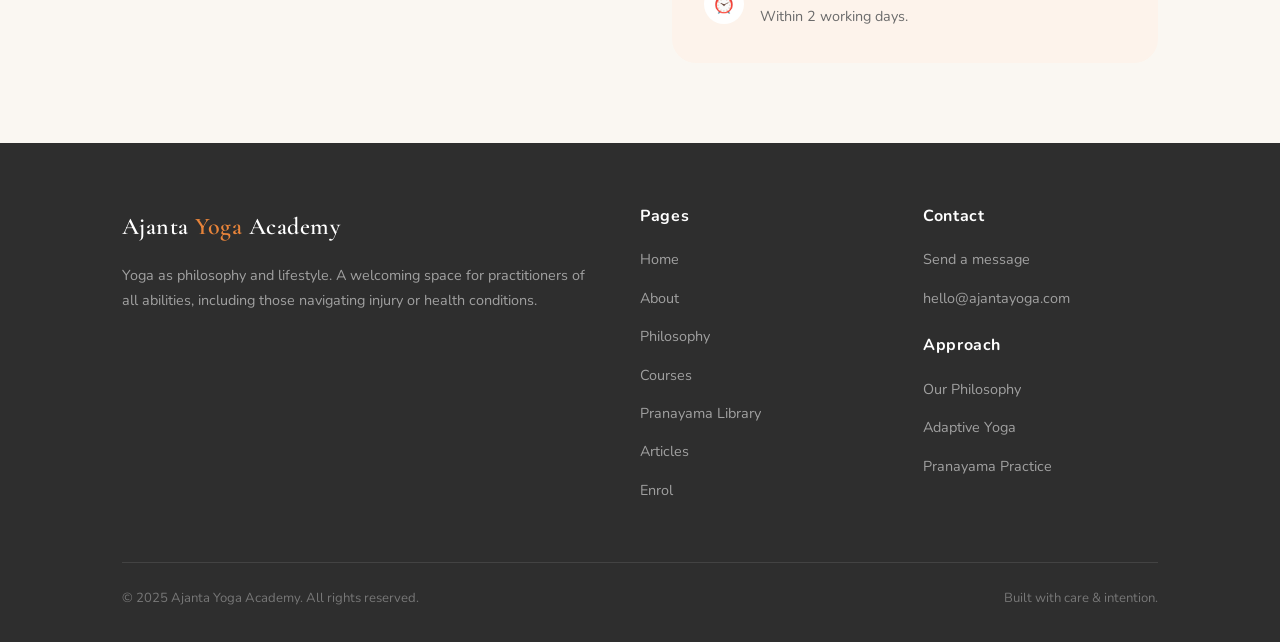
<file: contact.html>
<!DOCTYPE html>
<html lang="en">
<head>
  <meta charset="UTF-8">
  <meta name="viewport" content="width=device-width, initial-scale=1.0">
  <title>Enrol & Contact — Ajanta Yoga Academy</title>
  <meta name="description" content="Get in touch with Ajanta Yoga Academy — ask a question, enquire about a course, or enrol today.">
  <link rel="stylesheet" href="style.css">
  <link rel="icon" href="data:image/svg+xml,<svg xmlns='http://www.w3.org/2000/svg' viewBox='0 0 100 100'><text y='.9em' font-size='90'>🪷</text></svg>">
</head>
<body>
<div id="nav-placeholder"></div>

<div class="page-hero">
  <span class="eyebrow">Begin your practice</span>
  <h1>Enrol & Get in Touch</h1>
  <p class="lead">No obligation. No pressure. Just a conversation about where you are and where you would like to go.</p>
</div>

<section class="section">
  <div class="container">
    <div class="grid-2" style="align-items:start; gap:4rem">

      <!-- FORM -->
      <div>
        <h2 style="margin-bottom:0.5rem">Send us a message</h2>
        <p style="margin-bottom:2rem">We respond to all enquiries within 2 working days. Your information is kept completely private and never shared.</p>

        <!--
          FREE FORM HOSTING: Replace the action URL below with your Formspree endpoint.
          1. Go to https://formspree.io
          2. Create a free account
          3. Create a new form — you'll get a URL like https://formspree.io/f/xabc1234
          4. Replace "YOUR_FORMSPREE_ENDPOINT" below with that URL
        -->
        <form action="https://formspree.io/f/YOUR_FORMSPREE_ENDPOINT" method="POST" id="contact-form">

          <div class="form-group">
            <label for="name">Your name *</label>
            <input type="text" id="name" name="name" placeholder="Your full name" required>
          </div>

          <div class="form-group">
            <label for="email">Email address *</label>
            <input type="email" id="email" name="email" placeholder="your@email.com" required>
          </div>

          <div class="form-group">
            <label for="interest">I am interested in...</label>
            <select id="interest" name="interest">
              <option value="">Please select</option>
              <option value="intro-philosophy">Introduction to Yoga Philosophy (6 weeks)</option>
              <option value="pranayama-course">Pranayama — The Science of Breath (8 weeks)</option>
              <option value="adaptive-yoga">Adaptive Yoga for Healing (10 weeks)</option>
              <option value="yoga-sutras">Yoga Sutras — Deep Study (12 weeks)</option>
              <option value="one-to-one">One-to-one / bespoke programme</option>
              <option value="general">General enquiry</option>
            </select>
          </div>

          <div class="form-group">
            <label for="condition">Relevant health information (optional)</label>
            <textarea id="condition" name="condition" placeholder="If you have any physical limitations, injuries, or health conditions you would like us to be aware of, please share them here. This helps us suggest the most suitable course or adaptations. This information is completely confidential."></textarea>
          </div>

          <div class="form-group">
            <label for="message">Your message *</label>
            <textarea id="message" name="message" placeholder="Tell us a little about yourself and what you're looking for..." required></textarea>
          </div>

          <div class="form-group">
            <label style="display:flex;align-items:flex-start;gap:0.75rem;font-weight:400;cursor:pointer">
              <input type="checkbox" name="consent" required style="width:auto;margin-top:4px">
              <span style="font-size:0.9rem">I agree that my submitted information will be used to respond to my enquiry. I understand my data will not be shared with third parties.</span>
            </label>
          </div>

          <button type="submit" class="btn btn-primary" style="width:100%;justify-content:center;font-size:1rem">
            Send message 🪷
          </button>

          <p style="font-size:0.82rem;color:var(--light-text);margin-top:1rem;text-align:center">
            Powered by Formspree · Your data is never sold or shared.
          </p>
        </form>

        <!-- Success message (shown by Formspree redirect or JS) -->
        <div id="form-success" style="display:none; background:var(--sage-pale); border-radius:var(--radius); padding:2rem; text-align:center; margin-top:1rem">
          <div style="font-size:2rem;margin-bottom:0.5rem">🙏</div>
          <h3>Thank you for reaching out</h3>
          <p>We have received your message and will be in touch within 2 working days.</p>
        </div>
      </div>

      <!-- CONTACT INFO + FAQ -->
      <div>
        <div class="card" style="margin-bottom:2rem">
          <div class="card-body">
            <h3 style="margin-bottom:1.5rem">Frequently asked questions</h3>

            <div style="border-bottom:1px solid var(--ivory-dark);padding-bottom:1.2rem;margin-bottom:1.2rem">
              <h4 style="margin-bottom:0.4rem">Do I need prior yoga experience?</h4>
              <p style="font-size:0.9rem;margin:0">No. All our courses are designed to welcome absolute beginners. The Philosophy and Pranayama courses require no physical yoga practice at all.</p>
            </div>

            <div style="border-bottom:1px solid var(--ivory-dark);padding-bottom:1.2rem;margin-bottom:1.2rem">
              <h4 style="margin-bottom:0.4rem">Can I practice with a serious injury or illness?</h4>
              <p style="font-size:0.9rem;margin:0">Yes — this is exactly who our Adaptive Yoga course is designed for. We ask that you share relevant information so we can advise appropriately. Please also keep your healthcare provider informed.</p>
            </div>

            <div style="border-bottom:1px solid var(--ivory-dark);padding-bottom:1.2rem;margin-bottom:1.2rem">
              <h4 style="margin-bottom:0.4rem">Are the courses live or recorded?</h4>
              <p style="font-size:0.9rem;margin:0">It varies by course. Philosophy and Pranayama courses are self-paced with audio/video content. Adaptive Yoga includes live online sessions with recorded replays. Details are listed on each course page.</p>
            </div>

            <div style="border-bottom:1px solid var(--ivory-dark);padding-bottom:1.2rem;margin-bottom:1.2rem">
              <h4 style="margin-bottom:0.4rem">What technology do I need?</h4>
              <p style="font-size:0.9rem;margin:0">A phone, tablet, or computer with a working speaker or headphones. For live sessions, a stable internet connection and a quiet space. No special software required.</p>
            </div>

            <div>
              <h4 style="margin-bottom:0.4rem">How much do courses cost?</h4>
              <p style="font-size:0.9rem;margin:0">Pricing varies. The Pranayama Library is free. Course fees are discussed individually — we aim to keep costs accessible and offer reduced rates where needed. Please ask.</p>
            </div>
          </div>
        </div>

        <div style="background:var(--saffron-pale); border-radius:var(--radius-lg); padding:2rem">
          <h3 style="margin-bottom:1rem">Other ways to connect</h3>
          <div style="display:flex;flex-direction:column;gap:1rem">
            <div style="display:flex;align-items:center;gap:1rem">
              <div style="width:40px;height:40px;background:var(--white);border-radius:50%;display:flex;align-items:center;justify-content:center;font-size:1.2rem;flex-shrink:0">📧</div>
              <div>
                <div style="font-weight:700;font-size:0.9rem">Email</div>
                <a href="mailto:hello@ajantayoga.com" style="font-size:0.9rem">hello@ajantayoga.com</a>
              </div>
            </div>
            <div style="display:flex;align-items:center;gap:1rem">
              <div style="width:40px;height:40px;background:var(--white);border-radius:50%;display:flex;align-items:center;justify-content:center;font-size:1.2rem;flex-shrink:0">🌐</div>
              <div>
                <div style="font-weight:700;font-size:0.9rem">Online only</div>
                <span style="font-size:0.9rem;color:var(--mid)">All sessions are currently online. We serve students worldwide.</span>
              </div>
            </div>
            <div style="display:flex;align-items:center;gap:1rem">
              <div style="width:40px;height:40px;background:var(--white);border-radius:50%;display:flex;align-items:center;justify-content:center;font-size:1.2rem;flex-shrink:0">⏰</div>
              <div>
                <div style="font-weight:700;font-size:0.9rem">Response time</div>
                <span style="font-size:0.9rem;color:var(--mid)">Within 2 working days.</span>
              </div>
            </div>
          </div>
        </div>
      </div>

    </div>
  </div>
</section>

<!-- Pre-fill form from URL params -->
<script>
  // Auto-select course from URL param e.g. contact.html?course=pranayama-course
  const params = new URLSearchParams(window.location.search);
  const course = params.get('course');
  if (course) {
    const select = document.getElementById('interest');
    if (select) {
      for (let opt of select.options) {
        if (opt.value === course) { opt.selected = true; break; }
      }
    }
  }
</script>

<div id="footer-placeholder"></div>
<script src="nav.js"></script>
</body>
</html>
</file>
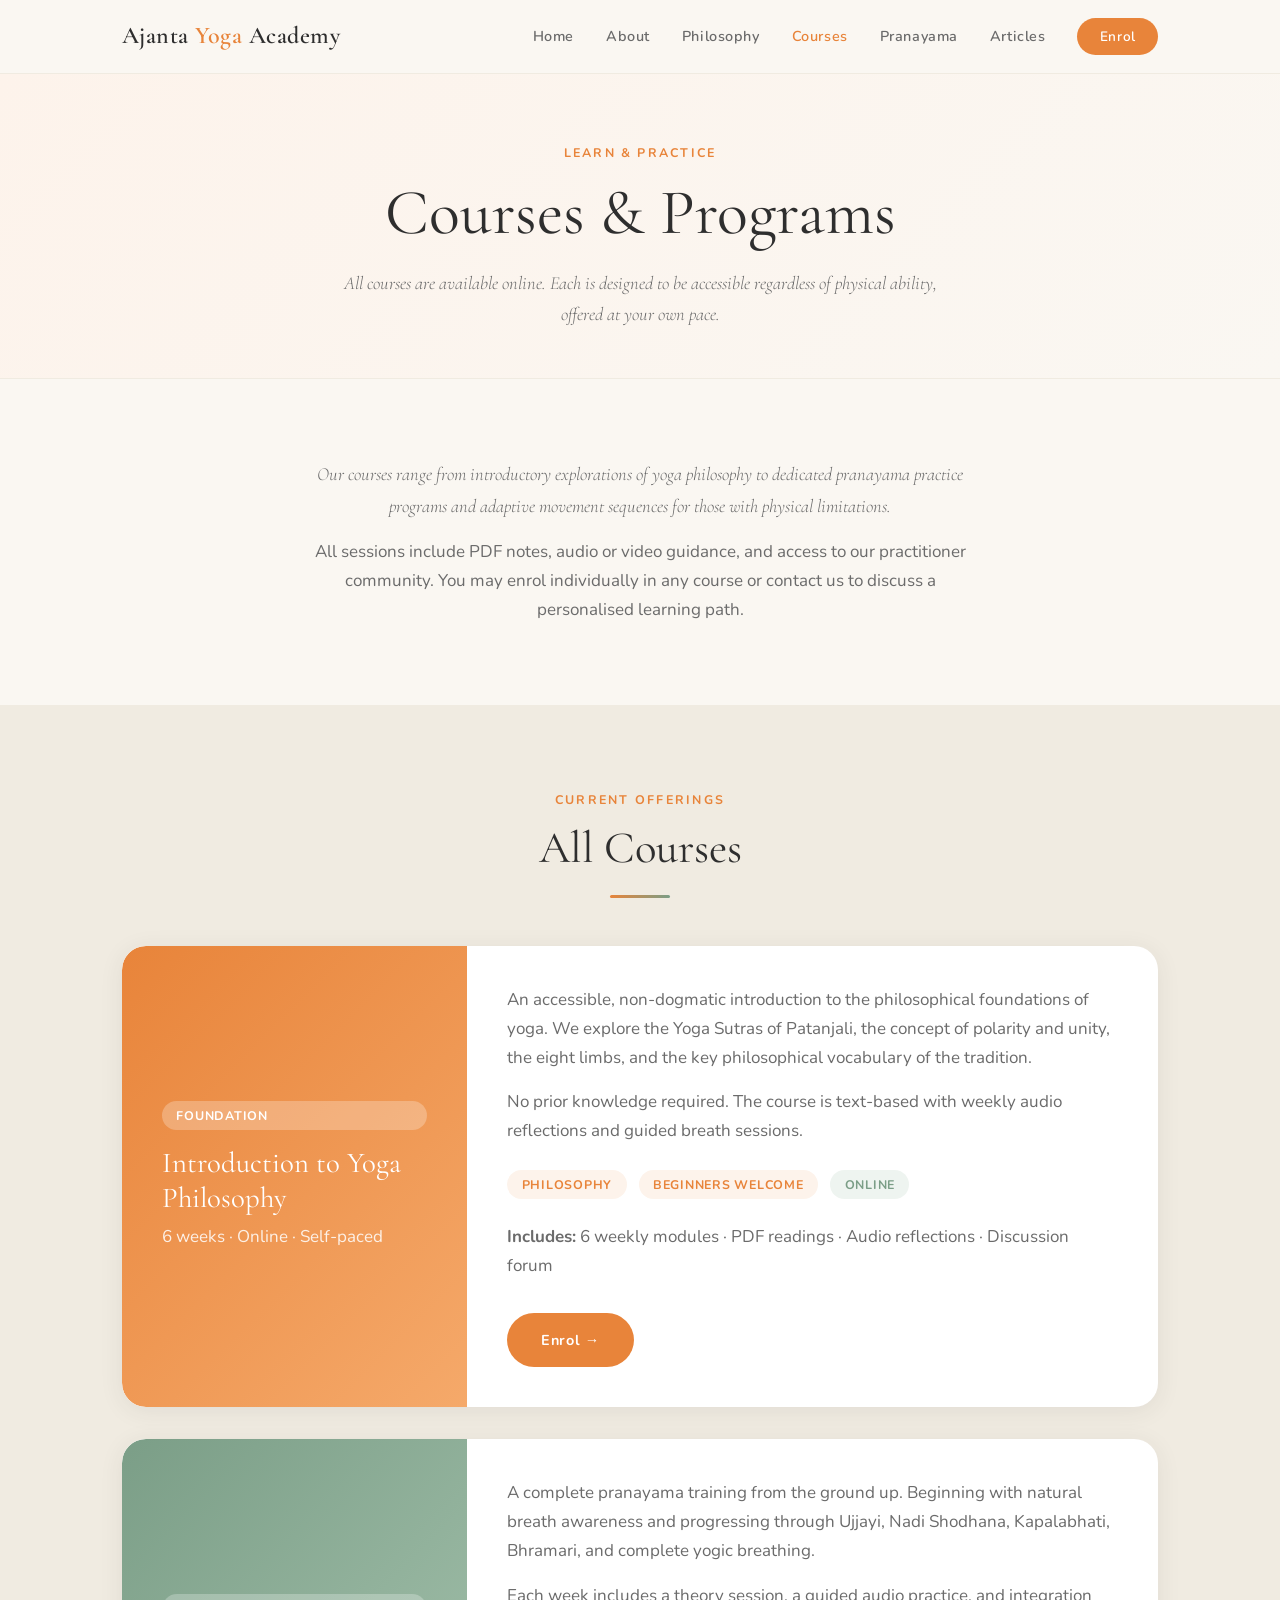
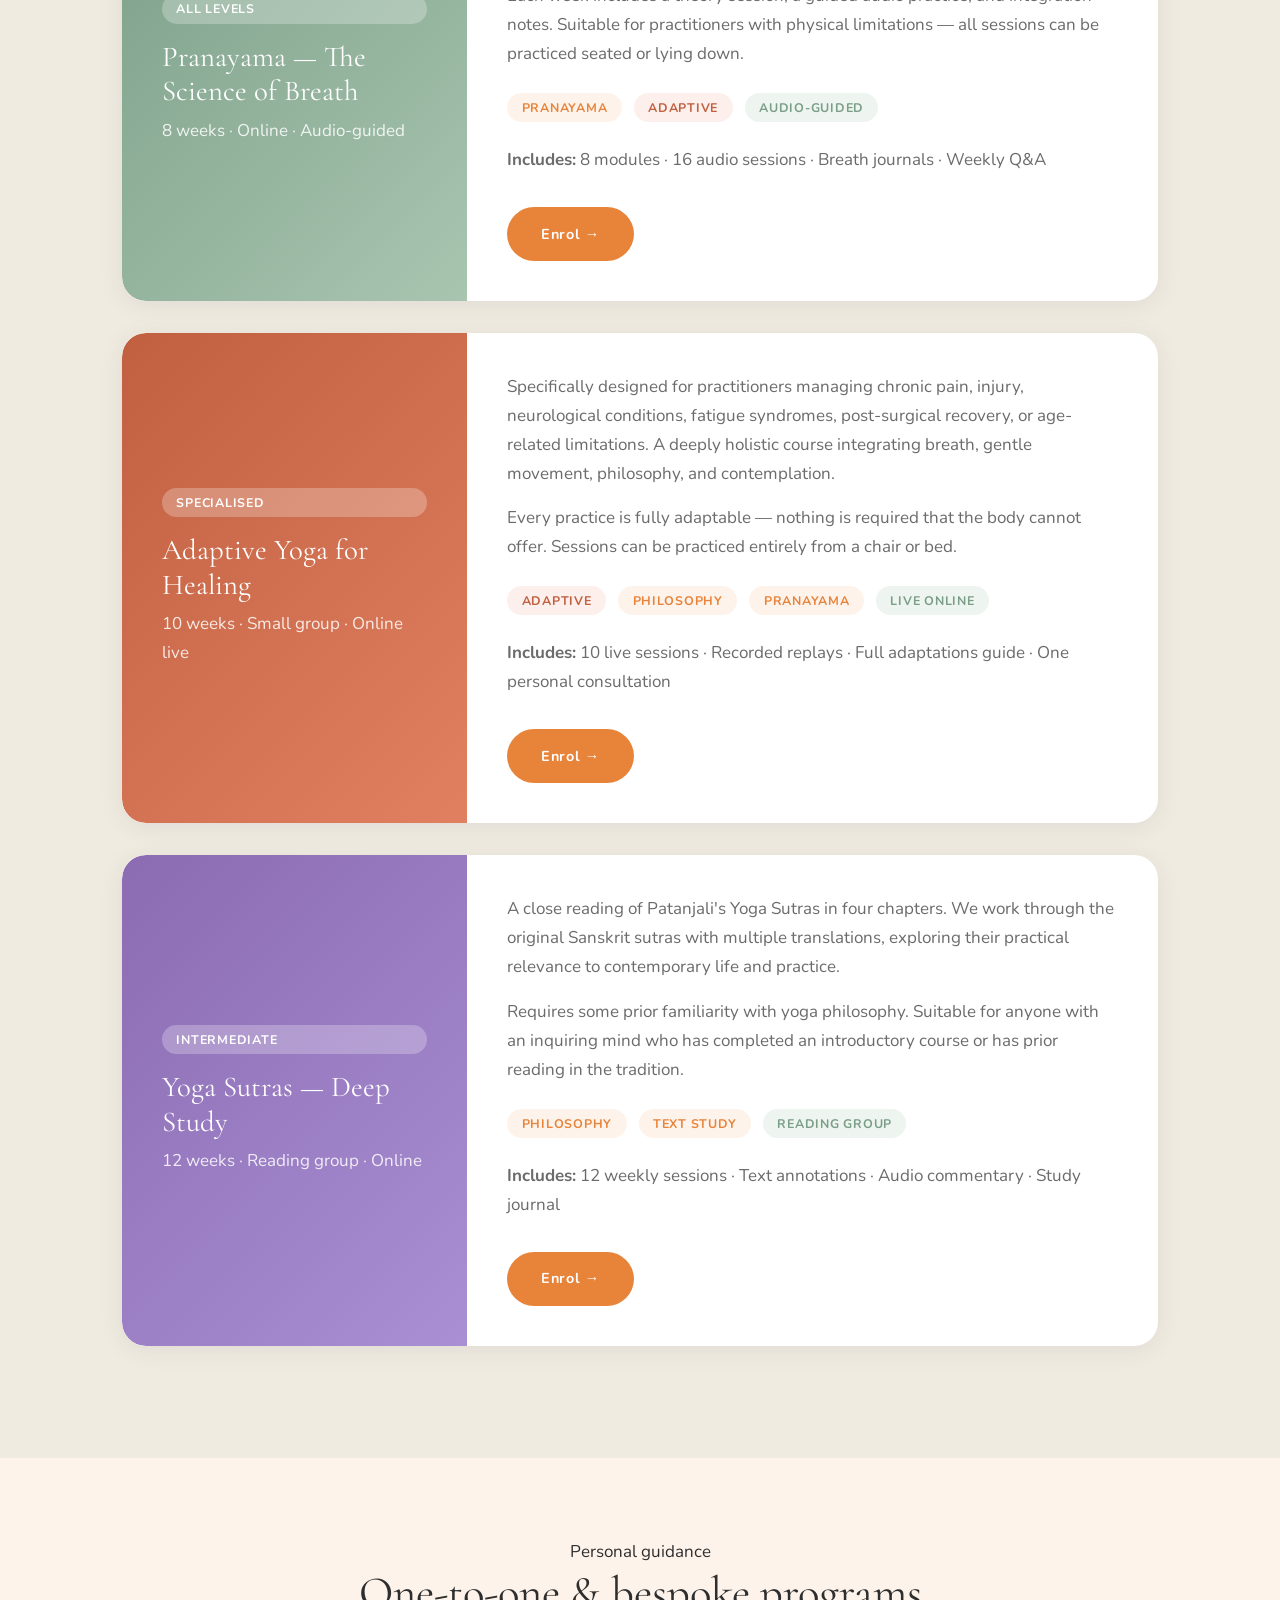
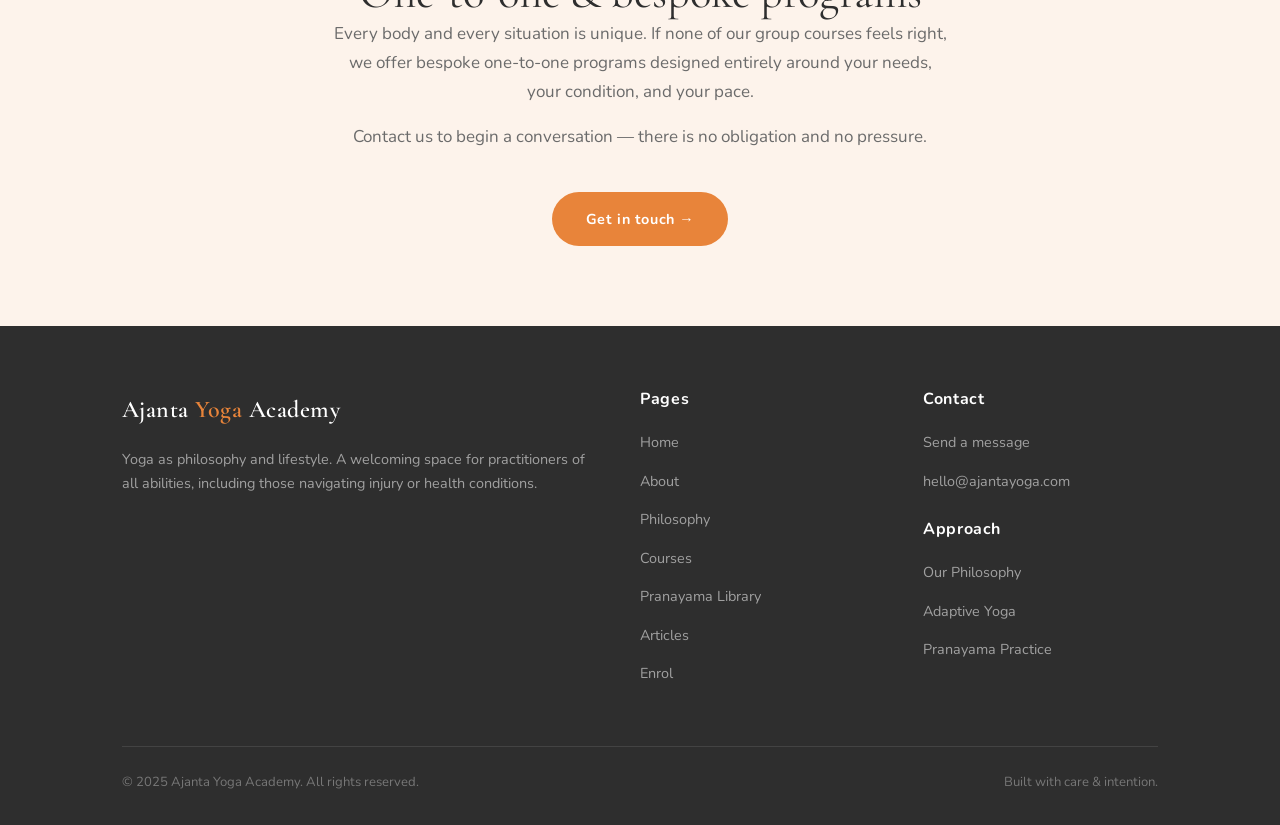
<file: courses.html>
<!DOCTYPE html>
<html lang="en">
<head>
  <meta charset="UTF-8">
  <meta name="viewport" content="width=device-width, initial-scale=1.0">
  <title>Courses — Ajanta Yoga Academy</title>
  <meta name="description" content="Yoga courses at Ajanta Yoga Academy — philosophy, pranayama, and adaptive yoga for practitioners with physical limitations.">
  <link rel="stylesheet" href="style.css">
  <link rel="icon" href="data:image/svg+xml,<svg xmlns='http://www.w3.org/2000/svg' viewBox='0 0 100 100'><text y='.9em' font-size='90'>🪷</text></svg>">
</head>
<body>
<div id="nav-placeholder"></div>

<div class="page-hero">
  <span class="eyebrow">Learn & practice</span>
  <h1>Courses & Programs</h1>
  <p class="lead">All courses are available online. Each is designed to be accessible regardless of physical ability, offered at your own pace.</p>
</div>

<!-- COURSES INTRO -->
<section class="section">
  <div class="container" style="max-width:720px; text-align:center">
    <p class="lead">Our courses range from introductory explorations of yoga philosophy to dedicated pranayama practice programs and adaptive movement sequences for those with physical limitations.</p>
    <p>All sessions include PDF notes, audio or video guidance, and access to our practitioner community. You may enrol individually in any course or contact us to discuss a personalised learning path.</p>
  </div>
</section>

<!-- COURSE CARDS -->
<section class="section section--alt" id="all-courses">
  <div class="container">
    <div class="section-header">
      <span class="eyebrow">Current offerings</span>
      <h2>All Courses</h2>
      <div class="divider"></div>
    </div>

    <!-- Course 1 -->
    <div class="card" style="margin-bottom:2rem">
      <div style="display:grid; grid-template-columns: 1fr 2fr; gap:0">
        <div style="background: linear-gradient(135deg, var(--saffron) 0%, var(--saffron-light) 100%); padding:2.5rem; display:flex; flex-direction:column; justify-content:center; border-radius: var(--radius-lg) 0 0 var(--radius-lg)">
          <span class="tag" style="background:rgba(255,255,255,0.25);color:#fff;margin-bottom:1rem">Foundation</span>
          <h2 style="color:#fff; font-size:1.8rem; margin-bottom:0.5rem">Introduction to Yoga Philosophy</h2>
          <p style="color:rgba(255,255,255,0.85); margin:0">6 weeks · Online · Self-paced</p>
        </div>
        <div class="card-body" style="padding:2.5rem">
          <p>An accessible, non-dogmatic introduction to the philosophical foundations of yoga. We explore the Yoga Sutras of Patanjali, the concept of polarity and unity, the eight limbs, and the key philosophical vocabulary of the tradition.</p>
          <p>No prior knowledge required. The course is text-based with weekly audio reflections and guided breath sessions.</p>
          <div style="display:flex; gap:0.75rem; flex-wrap:wrap; margin:1.5rem 0">
            <span class="tag">Philosophy</span>
            <span class="tag">Beginners welcome</span>
            <span class="tag sage">Online</span>
          </div>
          <p><strong>Includes:</strong> 6 weekly modules · PDF readings · Audio reflections · Discussion forum</p>
          <a href="contact.html?course=intro-philosophy" class="btn btn-primary" style="margin-top:1rem">Enrol →</a>
        </div>
      </div>
    </div>

    <!-- Course 2 -->
    <div class="card" style="margin-bottom:2rem">
      <div style="display:grid; grid-template-columns: 1fr 2fr; gap:0">
        <div style="background: linear-gradient(135deg, var(--sage) 0%, var(--sage-light) 100%); padding:2.5rem; display:flex; flex-direction:column; justify-content:center; border-radius: var(--radius-lg) 0 0 var(--radius-lg)">
          <span class="tag" style="background:rgba(255,255,255,0.25);color:#fff;margin-bottom:1rem">All levels</span>
          <h2 style="color:#fff; font-size:1.8rem; margin-bottom:0.5rem">Pranayama — The Science of Breath</h2>
          <p style="color:rgba(255,255,255,0.85); margin:0">8 weeks · Online · Audio-guided</p>
        </div>
        <div class="card-body" style="padding:2.5rem">
          <p>A complete pranayama training from the ground up. Beginning with natural breath awareness and progressing through Ujjayi, Nadi Shodhana, Kapalabhati, Bhramari, and complete yogic breathing.</p>
          <p>Each week includes a theory session, a guided audio practice, and integration notes. Suitable for practitioners with physical limitations — all sessions can be practiced seated or lying down.</p>
          <div style="display:flex; gap:0.75rem; flex-wrap:wrap; margin:1.5rem 0">
            <span class="tag">Pranayama</span>
            <span class="tag terra">Adaptive</span>
            <span class="tag sage">Audio-guided</span>
          </div>
          <p><strong>Includes:</strong> 8 modules · 16 audio sessions · Breath journals · Weekly Q&A</p>
          <a href="contact.html?course=pranayama-course" class="btn btn-primary" style="margin-top:1rem">Enrol →</a>
        </div>
      </div>
    </div>

    <!-- Course 3 — ADAPTIVE -->
    <div class="card" style="margin-bottom:2rem" id="adaptive">
      <div style="display:grid; grid-template-columns: 1fr 2fr; gap:0">
        <div style="background: linear-gradient(135deg, var(--terracotta) 0%, #e08060 100%); padding:2.5rem; display:flex; flex-direction:column; justify-content:center; border-radius: var(--radius-lg) 0 0 var(--radius-lg)">
          <span class="tag" style="background:rgba(255,255,255,0.25);color:#fff;margin-bottom:1rem">Specialised</span>
          <h2 style="color:#fff; font-size:1.8rem; margin-bottom:0.5rem">Adaptive Yoga for Healing</h2>
          <p style="color:rgba(255,255,255,0.85); margin:0">10 weeks · Small group · Online live</p>
        </div>
        <div class="card-body" style="padding:2.5rem">
          <p>Specifically designed for practitioners managing chronic pain, injury, neurological conditions, fatigue syndromes, post-surgical recovery, or age-related limitations. A deeply holistic course integrating breath, gentle movement, philosophy, and contemplation.</p>
          <p>Every practice is fully adaptable — nothing is required that the body cannot offer. Sessions can be practiced entirely from a chair or bed.</p>
          <div style="display:flex; gap:0.75rem; flex-wrap:wrap; margin:1.5rem 0">
            <span class="tag terra">Adaptive</span>
            <span class="tag">Philosophy</span>
            <span class="tag">Pranayama</span>
            <span class="tag sage">Live online</span>
          </div>
          <p><strong>Includes:</strong> 10 live sessions · Recorded replays · Full adaptations guide · One personal consultation</p>
          <a href="contact.html?course=adaptive-yoga" class="btn btn-primary" style="margin-top:1rem">Enrol →</a>
        </div>
      </div>
    </div>

    <!-- Course 4 -->
    <div class="card" style="margin-bottom:2rem">
      <div style="display:grid; grid-template-columns: 1fr 2fr; gap:0">
        <div style="background: linear-gradient(135deg, #8b6bb1 0%, #a98fd4 100%); padding:2.5rem; display:flex; flex-direction:column; justify-content:center; border-radius: var(--radius-lg) 0 0 var(--radius-lg)">
          <span class="tag" style="background:rgba(255,255,255,0.25);color:#fff;margin-bottom:1rem">Intermediate</span>
          <h2 style="color:#fff; font-size:1.8rem; margin-bottom:0.5rem">Yoga Sutras — Deep Study</h2>
          <p style="color:rgba(255,255,255,0.85); margin:0">12 weeks · Reading group · Online</p>
        </div>
        <div class="card-body" style="padding:2.5rem">
          <p>A close reading of Patanjali's Yoga Sutras in four chapters. We work through the original Sanskrit sutras with multiple translations, exploring their practical relevance to contemporary life and practice.</p>
          <p>Requires some prior familiarity with yoga philosophy. Suitable for anyone with an inquiring mind who has completed an introductory course or has prior reading in the tradition.</p>
          <div style="display:flex; gap:0.75rem; flex-wrap:wrap; margin:1.5rem 0">
            <span class="tag">Philosophy</span>
            <span class="tag">Text study</span>
            <span class="tag sage">Reading group</span>
          </div>
          <p><strong>Includes:</strong> 12 weekly sessions · Text annotations · Audio commentary · Study journal</p>
          <a href="contact.html?course=yoga-sutras" class="btn btn-primary" style="margin-top:1rem">Enrol →</a>
        </div>
      </div>
    </div>
  </div>
</section>

<!-- BESPOKE -->
<section class="section section--saffron">
  <div class="container text-center" style="max-width:680px">
    <span class="eyebrow">Personal guidance</span>
    <h2>One-to-one & bespoke programs</h2>
    <p>Every body and every situation is unique. If none of our group courses feels right, we offer bespoke one-to-one programs designed entirely around your needs, your condition, and your pace.</p>
    <p>Contact us to begin a conversation — there is no obligation and no pressure.</p>
    <a href="contact.html" class="btn btn-primary" style="margin-top:1.5rem">Get in touch →</a>
  </div>
</section>

<div id="footer-placeholder"></div>
<script src="nav.js"></script>
<style>
@media(max-width:768px){
  .card > div[style*="grid-template-columns"]{grid-template-columns:1fr!important}
  .card > div > div:first-child{border-radius:var(--radius-lg) var(--radius-lg) 0 0!important}
}
</style>
</body>
</html>
</file>
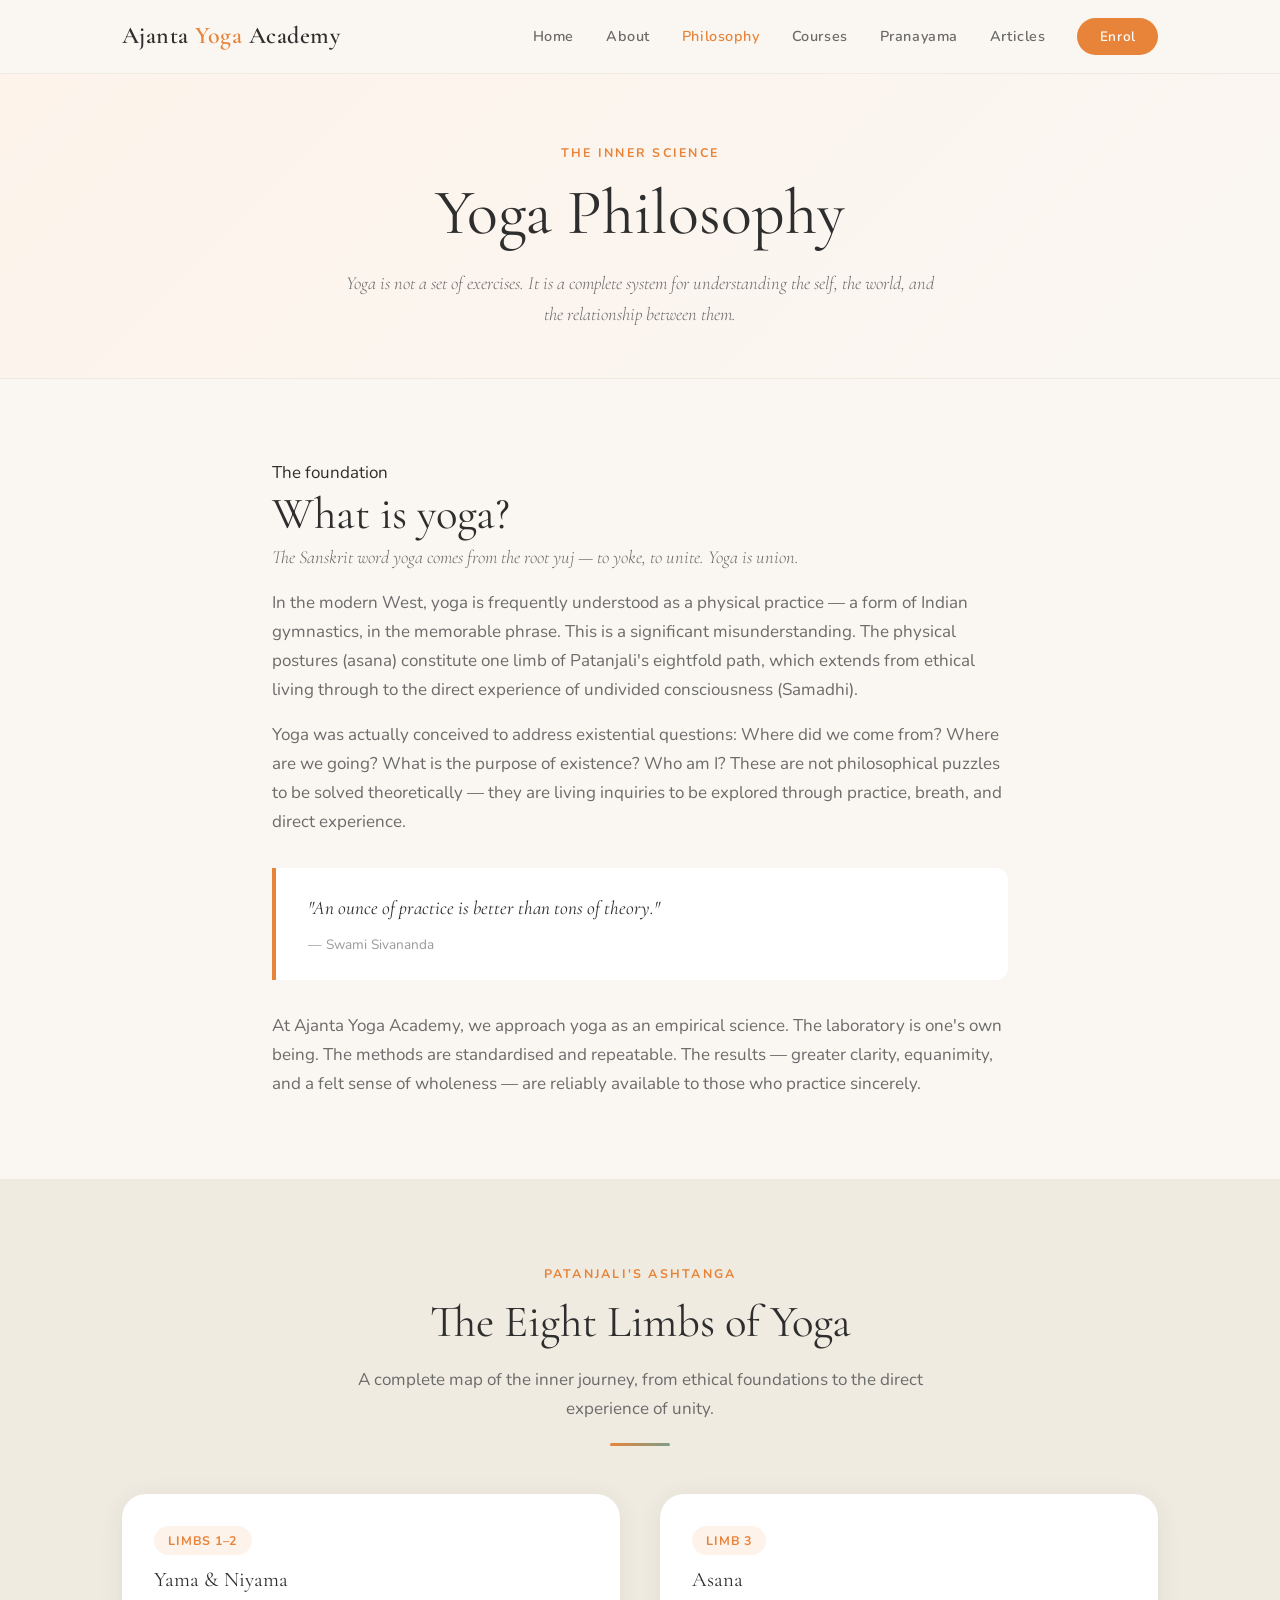
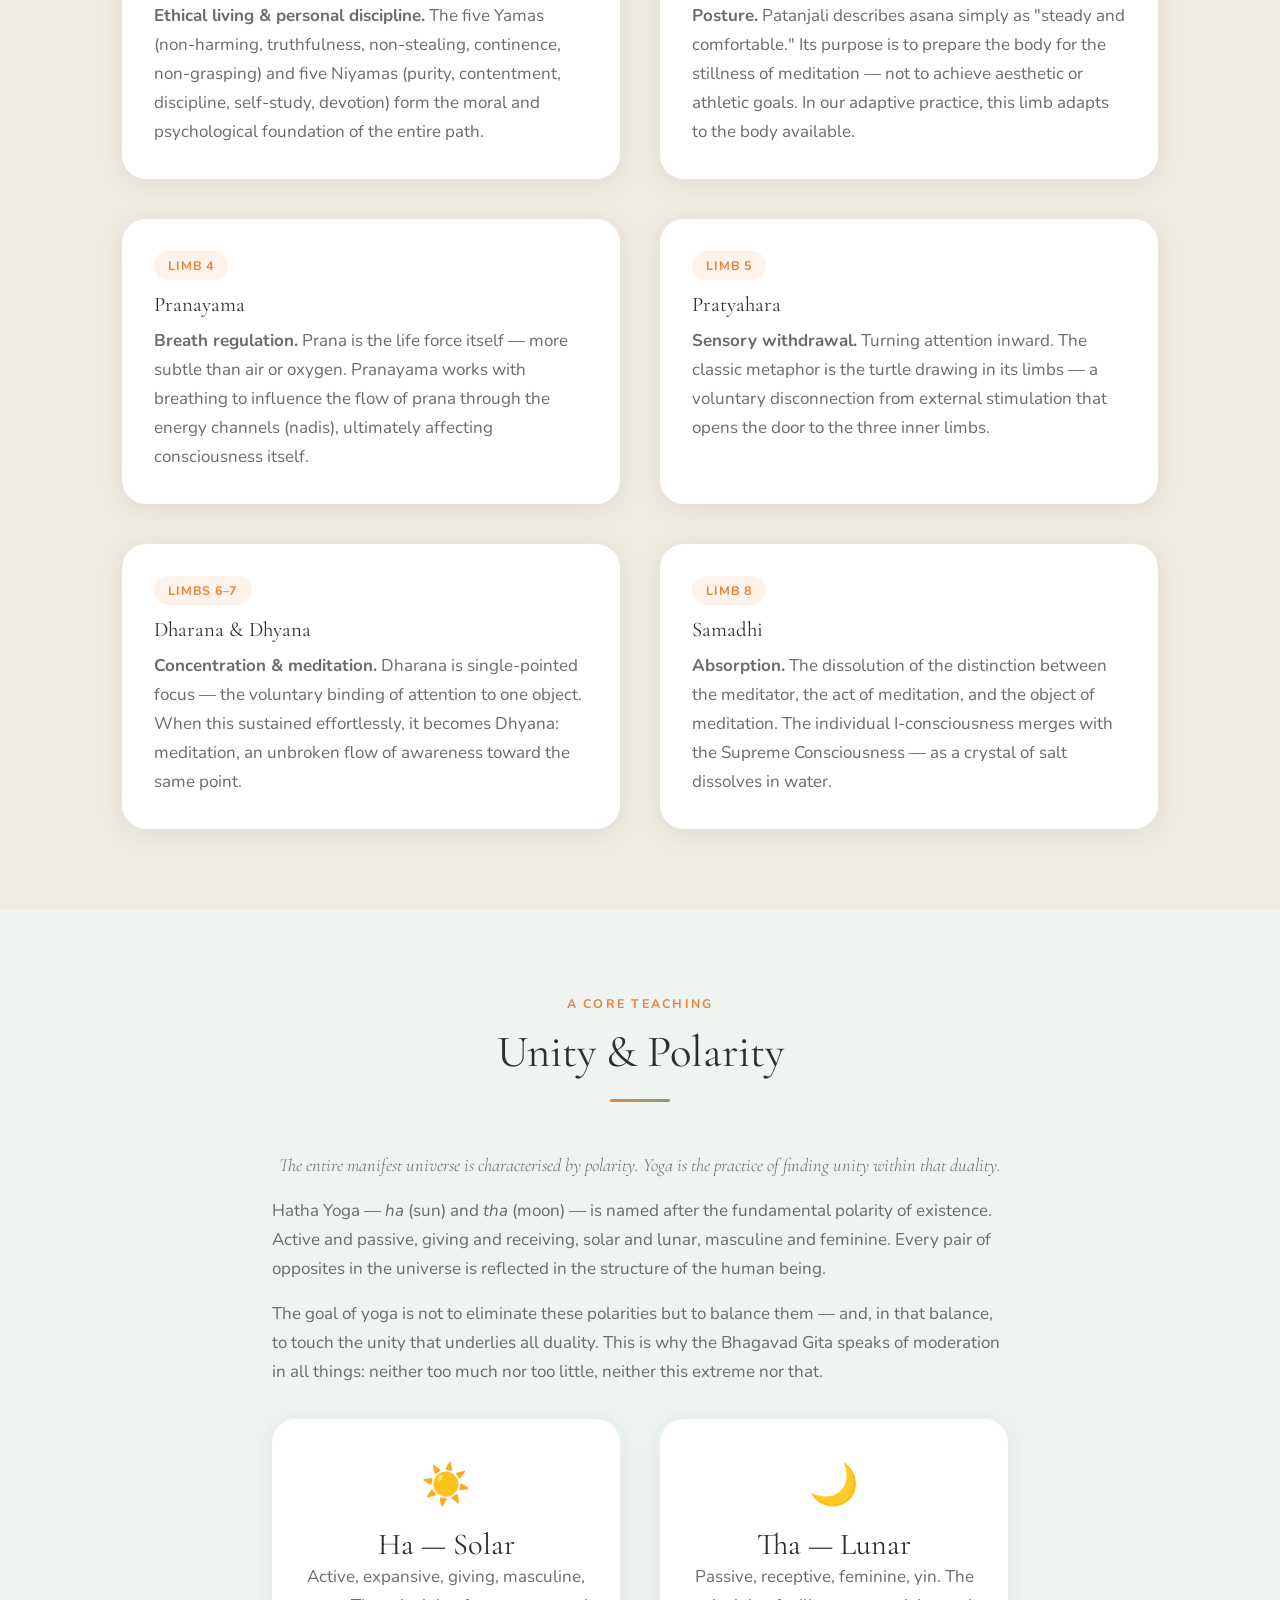
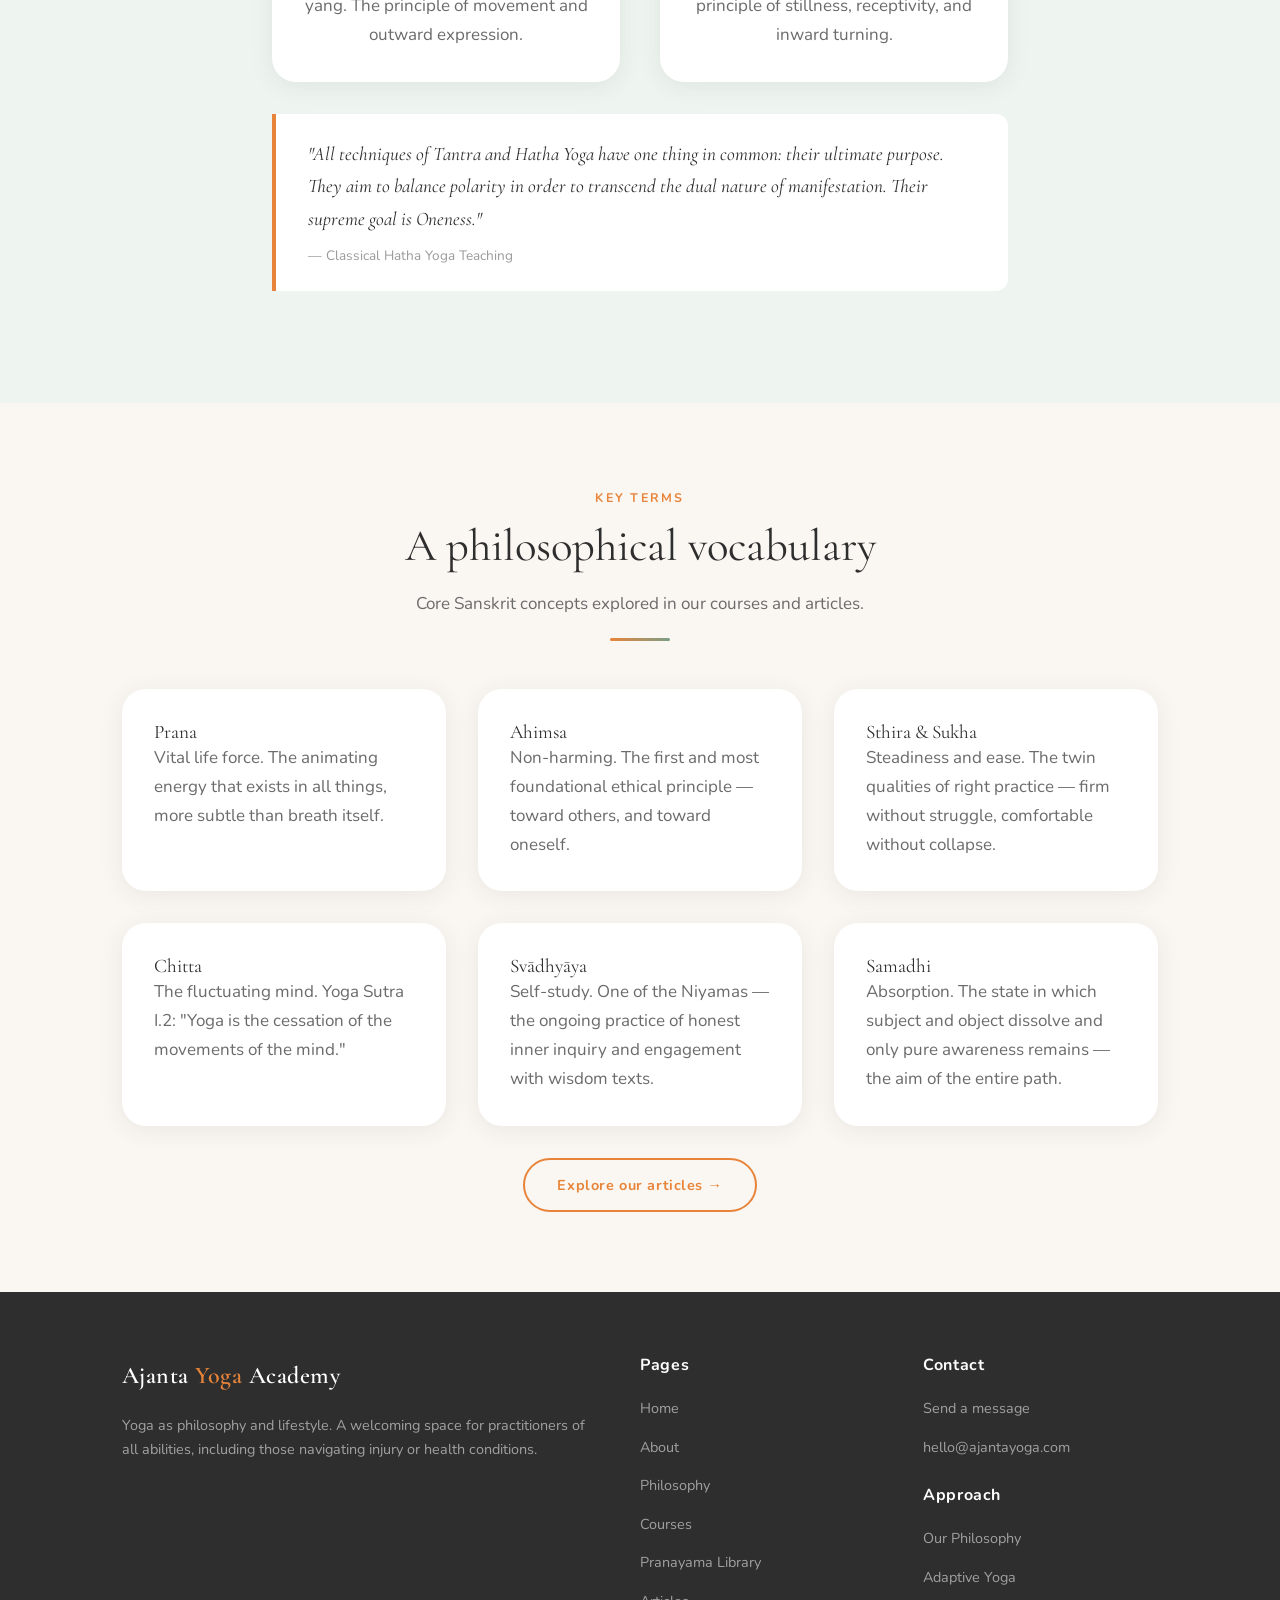
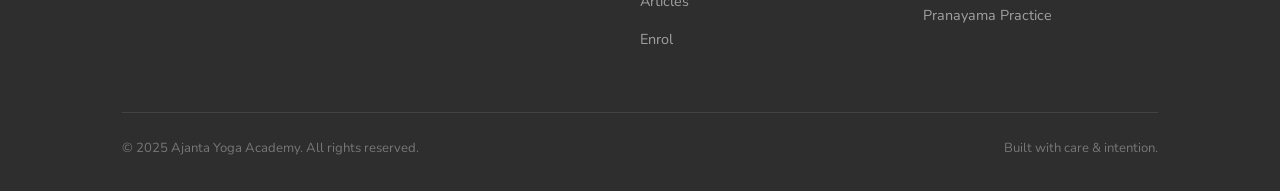
<file: philosophy.html>
<!DOCTYPE html>
<html lang="en">
<head>
  <meta charset="UTF-8">
  <meta name="viewport" content="width=device-width, initial-scale=1.0">
  <title>Philosophy — Ajanta Yoga Academy</title>
  <meta name="description" content="Yoga philosophy at Ajanta Yoga Academy — the Yoga Sutras, Vedanta, polarity, and yoga as a complete system for understanding existence.">
  <link rel="stylesheet" href="style.css">
  <link rel="icon" href="data:image/svg+xml,<svg xmlns='http://www.w3.org/2000/svg' viewBox='0 0 100 100'><text y='.9em' font-size='90'>🪷</text></svg>">
</head>
<body>
<div id="nav-placeholder"></div>

<div class="page-hero">
  <span class="eyebrow">The inner science</span>
  <h1>Yoga Philosophy</h1>
  <p class="lead">Yoga is not a set of exercises. It is a complete system for understanding the self, the world, and the relationship between them.</p>
</div>

<!-- WHAT IS YOGA -->
<section class="section">
  <div class="container" style="max-width:800px">
    <span class="eyebrow">The foundation</span>
    <h2>What is yoga?</h2>
    <p class="lead">The Sanskrit word yoga comes from the root <em>yuj</em> — to yoke, to unite. Yoga is union.</p>
    <p>In the modern West, yoga is frequently understood as a physical practice — a form of Indian gymnastics, in the memorable phrase. This is a significant misunderstanding. The physical postures (asana) constitute one limb of Patanjali's eightfold path, which extends from ethical living through to the direct experience of undivided consciousness (Samadhi).</p>
    <p>Yoga was actually conceived to address existential questions: Where did we come from? Where are we going? What is the purpose of existence? Who am I? These are not philosophical puzzles to be solved theoretically — they are living inquiries to be explored through practice, breath, and direct experience.</p>
    <div class="quote-block">
      <p>"An ounce of practice is better than tons of theory."</p>
      <cite>— Swami Sivananda</cite>
    </div>
    <p>At Ajanta Yoga Academy, we approach yoga as an empirical science. The laboratory is one's own being. The methods are standardised and repeatable. The results — greater clarity, equanimity, and a felt sense of wholeness — are reliably available to those who practice sincerely.</p>
  </div>
</section>

<!-- EIGHT LIMBS -->
<section class="section section--alt">
  <div class="container">
    <div class="section-header">
      <span class="eyebrow">Patanjali's Ashtanga</span>
      <h2>The Eight Limbs of Yoga</h2>
      <p>A complete map of the inner journey, from ethical foundations to the direct experience of unity.</p>
      <div class="divider"></div>
    </div>
    <div class="grid-2">
      <div class="card"><div class="card-body">
        <span class="tag">Limbs 1–2</span>
        <h3 style="margin-top:0.8rem">Yama & Niyama</h3>
        <p><strong>Ethical living & personal discipline.</strong> The five Yamas (non-harming, truthfulness, non-stealing, continence, non-grasping) and five Niyamas (purity, contentment, discipline, self-study, devotion) form the moral and psychological foundation of the entire path.</p>
      </div></div>
      <div class="card"><div class="card-body">
        <span class="tag">Limb 3</span>
        <h3 style="margin-top:0.8rem">Asana</h3>
        <p><strong>Posture.</strong> Patanjali describes asana simply as "steady and comfortable." Its purpose is to prepare the body for the stillness of meditation — not to achieve aesthetic or athletic goals. In our adaptive practice, this limb adapts to the body available.</p>
      </div></div>
      <div class="card"><div class="card-body">
        <span class="tag">Limb 4</span>
        <h3 style="margin-top:0.8rem">Pranayama</h3>
        <p><strong>Breath regulation.</strong> Prana is the life force itself — more subtle than air or oxygen. Pranayama works with breathing to influence the flow of prana through the energy channels (nadis), ultimately affecting consciousness itself.</p>
      </div></div>
      <div class="card"><div class="card-body">
        <span class="tag">Limb 5</span>
        <h3 style="margin-top:0.8rem">Pratyahara</h3>
        <p><strong>Sensory withdrawal.</strong> Turning attention inward. The classic metaphor is the turtle drawing in its limbs — a voluntary disconnection from external stimulation that opens the door to the three inner limbs.</p>
      </div></div>
      <div class="card"><div class="card-body">
        <span class="tag">Limbs 6–7</span>
        <h3 style="margin-top:0.8rem">Dharana & Dhyana</h3>
        <p><strong>Concentration & meditation.</strong> Dharana is single-pointed focus — the voluntary binding of attention to one object. When this sustained effortlessly, it becomes Dhyana: meditation, an unbroken flow of awareness toward the same point.</p>
      </div></div>
      <div class="card"><div class="card-body">
        <span class="tag">Limb 8</span>
        <h3 style="margin-top:0.8rem">Samadhi</h3>
        <p><strong>Absorption.</strong> The dissolution of the distinction between the meditator, the act of meditation, and the object of meditation. The individual I-consciousness merges with the Supreme Consciousness — as a crystal of salt dissolves in water.</p>
      </div></div>
    </div>
  </div>
</section>

<!-- POLARITY -->
<section class="section section--sage">
  <div class="container" style="max-width:800px">
    <div class="section-header">
      <span class="eyebrow">A core teaching</span>
      <h2>Unity & Polarity</h2>
      <div class="divider"></div>
    </div>
    <p class="lead text-center">The entire manifest universe is characterised by polarity. Yoga is the practice of finding unity within that duality.</p>
    <p>Hatha Yoga — <em>ha</em> (sun) and <em>tha</em> (moon) — is named after the fundamental polarity of existence. Active and passive, giving and receiving, solar and lunar, masculine and feminine. Every pair of opposites in the universe is reflected in the structure of the human being.</p>
    <p>The goal of yoga is not to eliminate these polarities but to balance them — and, in that balance, to touch the unity that underlies all duality. This is why the Bhagavad Gita speaks of moderation in all things: neither too much nor too little, neither this extreme nor that.</p>
    <div class="grid-2" style="margin-top:2rem">
      <div style="background:var(--white); border-radius:var(--radius-lg); padding:2rem; text-align:center; box-shadow:var(--shadow)">
        <div style="font-size:2.5rem; margin-bottom:0.5rem">☀️</div>
        <h3>Ha — Solar</h3>
        <p>Active, expansive, giving, masculine, yang. The principle of movement and outward expression.</p>
      </div>
      <div style="background:var(--white); border-radius:var(--radius-lg); padding:2rem; text-align:center; box-shadow:var(--shadow)">
        <div style="font-size:2.5rem; margin-bottom:0.5rem">🌙</div>
        <h3>Tha — Lunar</h3>
        <p>Passive, receptive, feminine, yin. The principle of stillness, receptivity, and inward turning.</p>
      </div>
    </div>
    <div class="quote-block" style="margin-top:2rem">
      <p>"All techniques of Tantra and Hatha Yoga have one thing in common: their ultimate purpose. They aim to balance polarity in order to transcend the dual nature of manifestation. Their supreme goal is Oneness."</p>
      <cite>— Classical Hatha Yoga Teaching</cite>
    </div>
  </div>
</section>

<!-- KEY CONCEPTS -->
<section class="section">
  <div class="container">
    <div class="section-header">
      <span class="eyebrow">Key terms</span>
      <h2>A philosophical vocabulary</h2>
      <p>Core Sanskrit concepts explored in our courses and articles.</p>
      <div class="divider"></div>
    </div>
    <div class="grid-3">
      <div class="card"><div class="card-body"><h4>Prana</h4><p>Vital life force. The animating energy that exists in all things, more subtle than breath itself.</p></div></div>
      <div class="card"><div class="card-body"><h4>Ahimsa</h4><p>Non-harming. The first and most foundational ethical principle — toward others, and toward oneself.</p></div></div>
      <div class="card"><div class="card-body"><h4>Sthira & Sukha</h4><p>Steadiness and ease. The twin qualities of right practice — firm without struggle, comfortable without collapse.</p></div></div>
      <div class="card"><div class="card-body"><h4>Chitta</h4><p>The fluctuating mind. Yoga Sutra I.2: "Yoga is the cessation of the movements of the mind."</p></div></div>
      <div class="card"><div class="card-body"><h4>Svādhyāya</h4><p>Self-study. One of the Niyamas — the ongoing practice of honest inner inquiry and engagement with wisdom texts.</p></div></div>
      <div class="card"><div class="card-body"><h4>Samadhi</h4><p>Absorption. The state in which subject and object dissolve and only pure awareness remains — the aim of the entire path.</p></div></div>
    </div>
    <div class="text-center mt-2">
      <a href="blog.html" class="btn btn-outline">Explore our articles →</a>
    </div>
  </div>
</section>

<div id="footer-placeholder"></div>
<script src="nav.js"></script>
</body>
</html>
</file>
<file: style.css>
/* ================================================
   AJANTA YOGA ACADEMY — Global Stylesheet
   Palette: Warm dawn light — saffron, ivory, sage, terracotta
   Fonts: Cormorant Garamond (display) + Nunito (body)
   ================================================ */

@import url('https://fonts.googleapis.com/css2?family=Cormorant+Garamond:ital,wght@0,300;0,400;0,600;1,300;1,400&family=Nunito:wght@300;400;600;700&display=swap');

/* ---------- CSS Variables ---------- */
:root {
  --saffron:       #E8843A;
  --saffron-light: #F5A96A;
  --saffron-pale:  #FDF3EB;
  --ivory:         #FAF7F2;
  --ivory-dark:    #F0EBE1;
  --sage:          #7B9E87;
  --sage-light:    #A8C5B0;
  --sage-pale:     #EEF4F0;
  --terracotta:    #C06040;
  --terracotta-dk: #9A4A2E;
  --charcoal:      #2E2E2E;
  --mid:           #6B6B6B;
  --light-text:    #9A9A9A;
  --white:         #FFFFFF;

  --font-display: 'Cormorant Garamond', Georgia, serif;
  --font-body:    'Nunito', sans-serif;

  --radius:   12px;
  --radius-lg: 24px;
  --shadow:   0 4px 24px rgba(46,46,46,0.08);
  --shadow-lg: 0 12px 48px rgba(46,46,46,0.12);
  --transition: 0.3s ease;
  --max-width: 1100px;
}

/* ---------- Reset ---------- */
*, *::before, *::after { box-sizing: border-box; margin: 0; padding: 0; }
html { scroll-behavior: smooth; }
body {
  font-family: var(--font-body);
  font-weight: 400;
  color: var(--charcoal);
  background: var(--ivory);
  line-height: 1.7;
  font-size: 17px;
}
img { max-width: 100%; display: block; }
a { color: var(--saffron); text-decoration: none; transition: color var(--transition); }
a:hover { color: var(--terracotta); }

/* ---------- Typography ---------- */
h1, h2, h3, h4 {
  font-family: var(--font-display);
  font-weight: 400;
  line-height: 1.2;
  color: var(--charcoal);
}
h1 { font-size: clamp(2.4rem, 5vw, 4rem); }
h2 { font-size: clamp(1.8rem, 3.5vw, 2.8rem); }
h3 { font-size: clamp(1.3rem, 2.5vw, 1.9rem); }
h4 { font-size: 1.2rem; }
p { margin-bottom: 1rem; color: var(--mid); }
p:last-child { margin-bottom: 0; }
.italic { font-style: italic; }
.lead {
  font-size: 1.15rem;
  font-family: var(--font-display);
  font-style: italic;
  color: var(--mid);
  font-weight: 300;
}

/* ---------- Layout Helpers ---------- */
.container {
  max-width: var(--max-width);
  margin: 0 auto;
  padding: 0 2rem;
}
.section { padding: 5rem 0; }
.section--alt { background: var(--ivory-dark); }
.section--sage { background: var(--sage-pale); }
.section--saffron { background: var(--saffron-pale); }
.grid-2 { display: grid; grid-template-columns: 1fr 1fr; gap: 2.5rem; }
.grid-3 { display: grid; grid-template-columns: repeat(3, 1fr); gap: 2rem; }
.flex-center { display: flex; align-items: center; justify-content: center; }
.text-center { text-align: center; }
.mb-1 { margin-bottom: 1rem; }
.mb-2 { margin-bottom: 2rem; }
.mb-3 { margin-bottom: 3rem; }
.mt-2 { margin-top: 2rem; }

/* ---------- Section Header ---------- */
.section-header { text-align: center; margin-bottom: 3rem; }
.section-header .eyebrow {
  display: inline-block;
  font-family: var(--font-body);
  font-size: 0.78rem;
  font-weight: 700;
  letter-spacing: 0.18em;
  text-transform: uppercase;
  color: var(--saffron);
  margin-bottom: 0.75rem;
}
.section-header h2 { margin-bottom: 1rem; }
.section-header p { max-width: 600px; margin: 0 auto; }
.divider {
  width: 60px; height: 3px;
  background: linear-gradient(90deg, var(--saffron), var(--sage));
  border-radius: 2px;
  margin: 1.2rem auto 0;
}

/* ---------- Navigation ---------- */
.navbar {
  position: sticky; top: 0; z-index: 100;
  background: rgba(250,247,242,0.95);
  backdrop-filter: blur(10px);
  border-bottom: 1px solid var(--ivory-dark);
  padding: 1rem 0;
}
.navbar .container {
  display: flex;
  align-items: center;
  justify-content: space-between;
}
.logo {
  font-family: var(--font-display);
  font-size: 1.5rem;
  font-weight: 600;
  color: var(--charcoal);
  letter-spacing: 0.02em;
}
.logo span { color: var(--saffron); }
.nav-links {
  display: flex;
  list-style: none;
  gap: 2rem;
  align-items: center;
}
.nav-links a {
  font-size: 0.9rem;
  font-weight: 600;
  letter-spacing: 0.04em;
  color: var(--mid);
}
.nav-links a:hover, .nav-links a.active { color: var(--saffron); }
.nav-cta {
  background: var(--saffron);
  color: var(--white) !important;
  padding: 0.55rem 1.4rem;
  border-radius: 50px;
  font-size: 0.85rem !important;
}
.nav-cta:hover { background: var(--terracotta); color: var(--white) !important; }

/* Mobile nav toggle */
.nav-toggle { display: none; background: none; border: none; cursor: pointer; padding: 4px; }
.nav-toggle span { display: block; width: 24px; height: 2px; background: var(--charcoal); margin: 5px 0; border-radius: 2px; transition: var(--transition); }

/* ---------- Buttons ---------- */
.btn {
  display: inline-block;
  padding: 0.8rem 2rem;
  border-radius: 50px;
  font-family: var(--font-body);
  font-weight: 700;
  font-size: 0.9rem;
  letter-spacing: 0.04em;
  cursor: pointer;
  transition: all var(--transition);
  border: 2px solid transparent;
}
.btn-primary {
  background: var(--saffron);
  color: var(--white);
}
.btn-primary:hover { background: var(--terracotta); color: var(--white); transform: translateY(-2px); box-shadow: 0 8px 24px rgba(232,132,58,0.3); }
.btn-outline {
  background: transparent;
  color: var(--saffron);
  border-color: var(--saffron);
}
.btn-outline:hover { background: var(--saffron); color: var(--white); transform: translateY(-2px); }
.btn-sage {
  background: var(--sage);
  color: var(--white);
}
.btn-sage:hover { background: #5f8a6f; color: var(--white); transform: translateY(-2px); }

/* ---------- Cards ---------- */
.card {
  background: var(--white);
  border-radius: var(--radius-lg);
  box-shadow: var(--shadow);
  overflow: hidden;
  transition: transform var(--transition), box-shadow var(--transition);
}
.card:hover { transform: translateY(-4px); box-shadow: var(--shadow-lg); }
.card-body { padding: 2rem; }
.card-icon {
  width: 56px; height: 56px;
  border-radius: var(--radius);
  background: var(--saffron-pale);
  display: flex; align-items: center; justify-content: center;
  font-size: 1.6rem;
  margin-bottom: 1.2rem;
}
.card-icon.sage { background: var(--sage-pale); }
.card h3 { margin-bottom: 0.6rem; font-size: 1.3rem; }

/* ---------- Hero ---------- */
.hero {
  background: linear-gradient(135deg, var(--saffron-pale) 0%, var(--ivory) 50%, var(--sage-pale) 100%);
  padding: 6rem 0 5rem;
  position: relative;
  overflow: hidden;
}
.hero::before {
  content: '';
  position: absolute;
  top: -60px; right: -80px;
  width: 400px; height: 400px;
  background: radial-gradient(circle, rgba(232,132,58,0.12) 0%, transparent 70%);
  border-radius: 50%;
  pointer-events: none;
}
.hero::after {
  content: '';
  position: absolute;
  bottom: -40px; left: -60px;
  width: 300px; height: 300px;
  background: radial-gradient(circle, rgba(123,158,135,0.12) 0%, transparent 70%);
  border-radius: 50%;
  pointer-events: none;
}
.hero-content { max-width: 680px; }
.hero .eyebrow {
  display: inline-block;
  font-size: 0.78rem;
  font-weight: 700;
  letter-spacing: 0.18em;
  text-transform: uppercase;
  color: var(--saffron);
  margin-bottom: 1rem;
}
.hero h1 { margin-bottom: 1.5rem; }
.hero h1 em { font-style: italic; color: var(--saffron); }
.hero .lead { margin-bottom: 2.5rem; font-size: 1.2rem; }
.hero-actions { display: flex; gap: 1rem; flex-wrap: wrap; }

/* ---------- Quote Block ---------- */
.quote-block {
  border-left: 4px solid var(--saffron);
  padding: 1.5rem 2rem;
  background: var(--white);
  border-radius: 0 var(--radius) var(--radius) 0;
  margin: 2rem 0;
}
.quote-block p {
  font-family: var(--font-display);
  font-style: italic;
  font-size: 1.2rem;
  color: var(--charcoal);
  margin: 0;
}
.quote-block cite {
  display: block;
  font-size: 0.85rem;
  color: var(--light-text);
  margin-top: 0.5rem;
  font-style: normal;
}

/* ---------- Tag Pill ---------- */
.tag {
  display: inline-block;
  background: var(--saffron-pale);
  color: var(--saffron);
  padding: 0.25rem 0.9rem;
  border-radius: 50px;
  font-size: 0.78rem;
  font-weight: 700;
  letter-spacing: 0.06em;
  text-transform: uppercase;
}
.tag.sage { background: var(--sage-pale); color: var(--sage); }
.tag.terra { background: #fdf0ec; color: var(--terracotta); }

/* ---------- Audio/Video Embed ---------- */
.media-card {
  background: var(--white);
  border-radius: var(--radius-lg);
  box-shadow: var(--shadow);
  overflow: hidden;
  transition: transform var(--transition);
}
.media-card:hover { transform: translateY(-3px); }
.media-card .media-header {
  background: linear-gradient(135deg, var(--sage) 0%, var(--sage-light) 100%);
  padding: 1.5rem 2rem;
  color: var(--white);
}
.media-card .media-header h3 { color: var(--white); font-size: 1.1rem; }
.media-card .media-header .tag { background: rgba(255,255,255,0.2); color: var(--white); }
.media-body { padding: 1.5rem 2rem; }
.media-body audio { width: 100%; margin-top: 0.5rem; accent-color: var(--saffron); }
.media-body iframe { width: 100%; border: none; border-radius: var(--radius); }
.duration { font-size: 0.82rem; color: var(--light-text); margin-top: 0.5rem; }

/* ---------- Form ---------- */
.form-group { margin-bottom: 1.5rem; }
.form-group label {
  display: block;
  font-weight: 600;
  font-size: 0.9rem;
  margin-bottom: 0.4rem;
  color: var(--charcoal);
}
.form-group input,
.form-group select,
.form-group textarea {
  width: 100%;
  padding: 0.85rem 1.2rem;
  border: 2px solid var(--ivory-dark);
  border-radius: var(--radius);
  font-family: var(--font-body);
  font-size: 1rem;
  color: var(--charcoal);
  background: var(--white);
  transition: border-color var(--transition);
  outline: none;
}
.form-group input:focus,
.form-group select:focus,
.form-group textarea:focus { border-color: var(--saffron); }
.form-group textarea { min-height: 130px; resize: vertical; }

/* ---------- Footer ---------- */
.footer {
  background: var(--charcoal);
  color: rgba(255,255,255,0.7);
  padding: 4rem 0 2rem;
}
.footer-grid { display: grid; grid-template-columns: 2fr 1fr 1fr; gap: 3rem; margin-bottom: 3rem; }
.footer .logo { color: var(--white); margin-bottom: 1rem; }
.footer p { color: rgba(255,255,255,0.55); font-size: 0.9rem; }
.footer h4 { color: var(--white); font-size: 1rem; margin-bottom: 1.2rem; font-family: var(--font-body); font-weight: 700; letter-spacing: 0.04em; }
.footer ul { list-style: none; }
.footer ul li { margin-bottom: 0.6rem; }
.footer ul a { color: rgba(255,255,255,0.55); font-size: 0.9rem; }
.footer ul a:hover { color: var(--saffron-light); }
.footer-bottom {
  border-top: 1px solid rgba(255,255,255,0.1);
  padding-top: 1.5rem;
  display: flex;
  justify-content: space-between;
  align-items: center;
  font-size: 0.82rem;
  color: rgba(255,255,255,0.35);
}

/* ---------- Page Hero (inner pages) ---------- */
.page-hero {
  background: linear-gradient(135deg, var(--saffron-pale), var(--ivory));
  padding: 4rem 0 3rem;
  text-align: center;
  border-bottom: 1px solid var(--ivory-dark);
}
.page-hero .eyebrow {
  display: inline-block;
  font-size: 0.78rem;
  font-weight: 700;
  letter-spacing: 0.18em;
  text-transform: uppercase;
  color: var(--saffron);
  margin-bottom: 0.75rem;
}
.page-hero h1 { margin-bottom: 1rem; }
.page-hero .lead { max-width: 600px; margin: 0 auto; }

/* ---------- Accessibility ---------- */
:focus-visible { outline: 3px solid var(--saffron); outline-offset: 3px; }

/* ---------- Responsive ---------- */
@media (max-width: 768px) {
  .grid-2, .grid-3 { grid-template-columns: 1fr; }
  .footer-grid { grid-template-columns: 1fr; gap: 2rem; }
  .nav-links { display: none; flex-direction: column; position: absolute; top: 100%; left: 0; right: 0; background: var(--ivory); padding: 1.5rem 2rem; border-bottom: 1px solid var(--ivory-dark); gap: 1rem; }
  .nav-links.open { display: flex; }
  .nav-toggle { display: block; }
  .navbar .container { position: relative; }
  .hero { padding: 4rem 0 3rem; }
  .hero-actions { flex-direction: column; }
  .section { padding: 3.5rem 0; }
  .footer-bottom { flex-direction: column; gap: 0.5rem; text-align: center; }
}

/* ---------- Animations ---------- */
@keyframes fadeUp {
  from { opacity: 0; transform: translateY(24px); }
  to   { opacity: 1; transform: translateY(0); }
}
.fade-up { animation: fadeUp 0.7s ease forwards; }
.fade-up-2 { animation: fadeUp 0.7s ease 0.15s both; }
.fade-up-3 { animation: fadeUp 0.7s ease 0.3s both; }
.fade-up-4 { animation: fadeUp 0.7s ease 0.45s both; }
</file>
